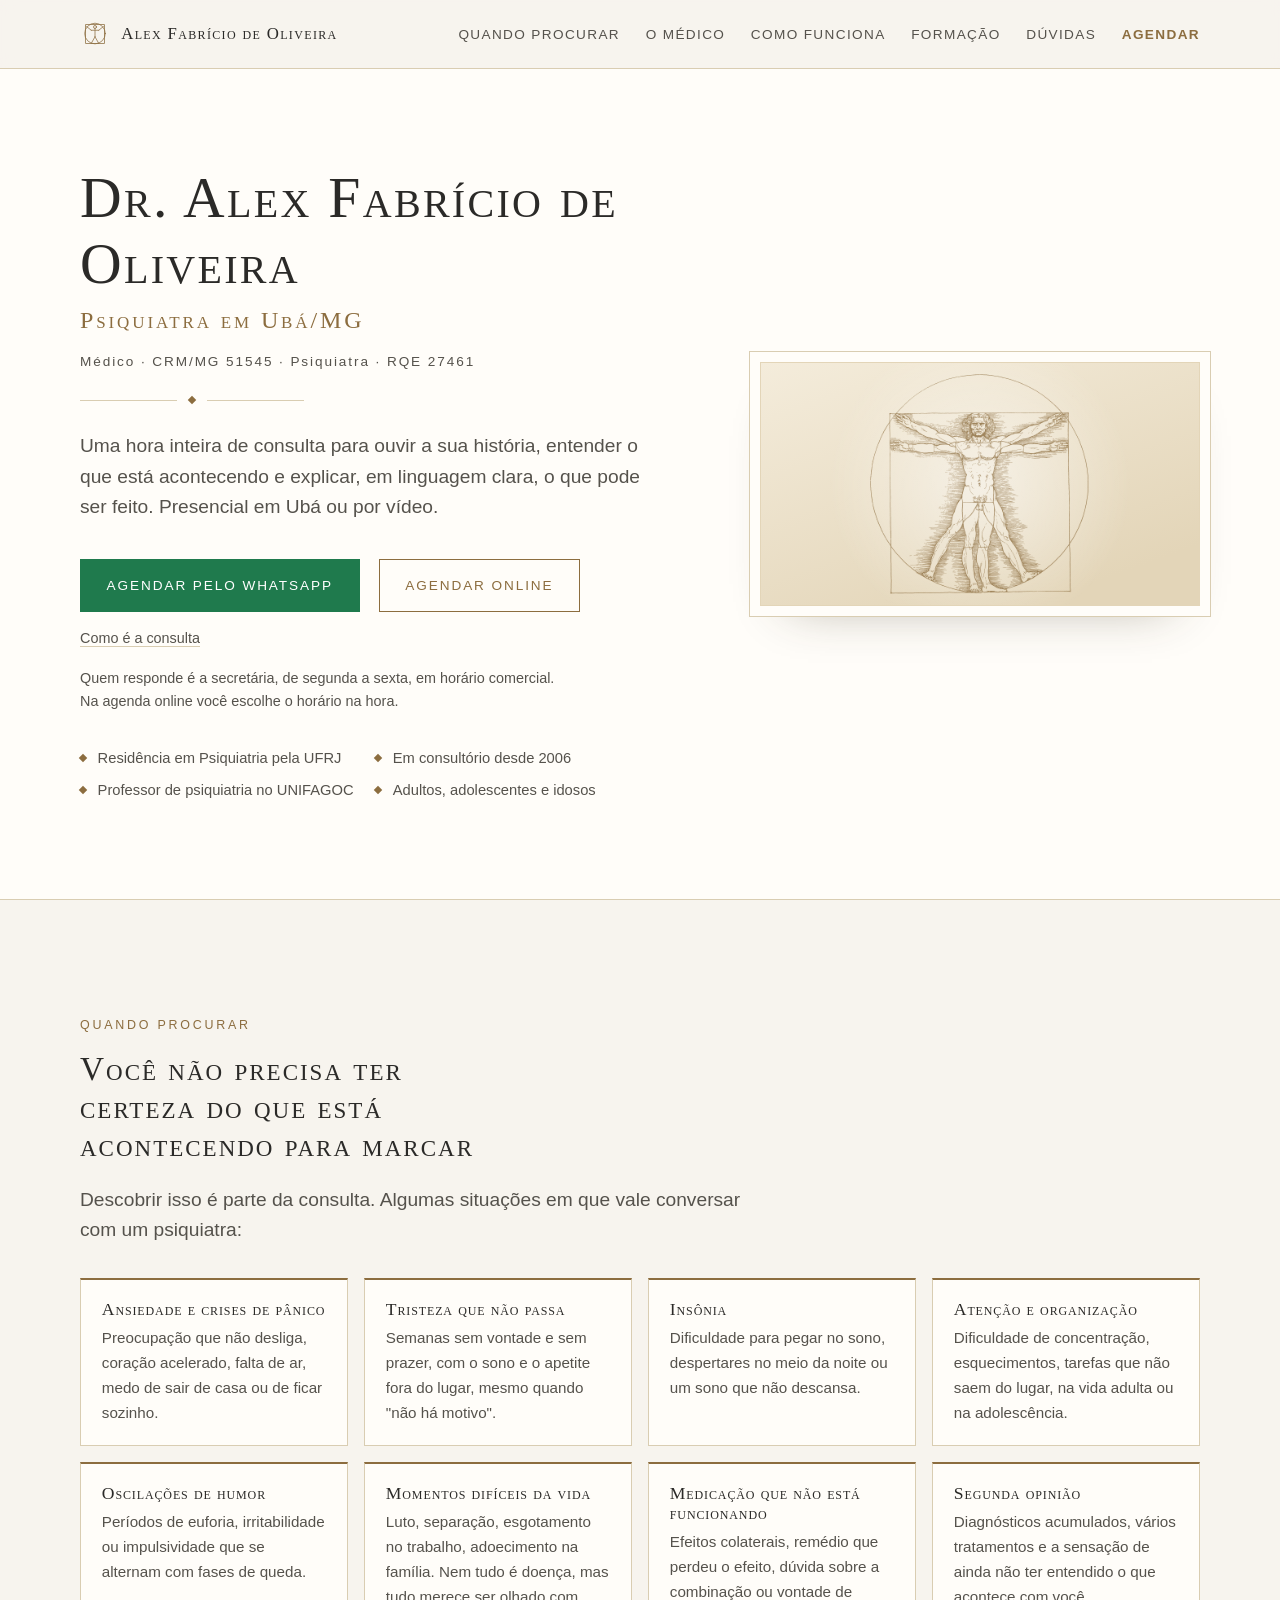
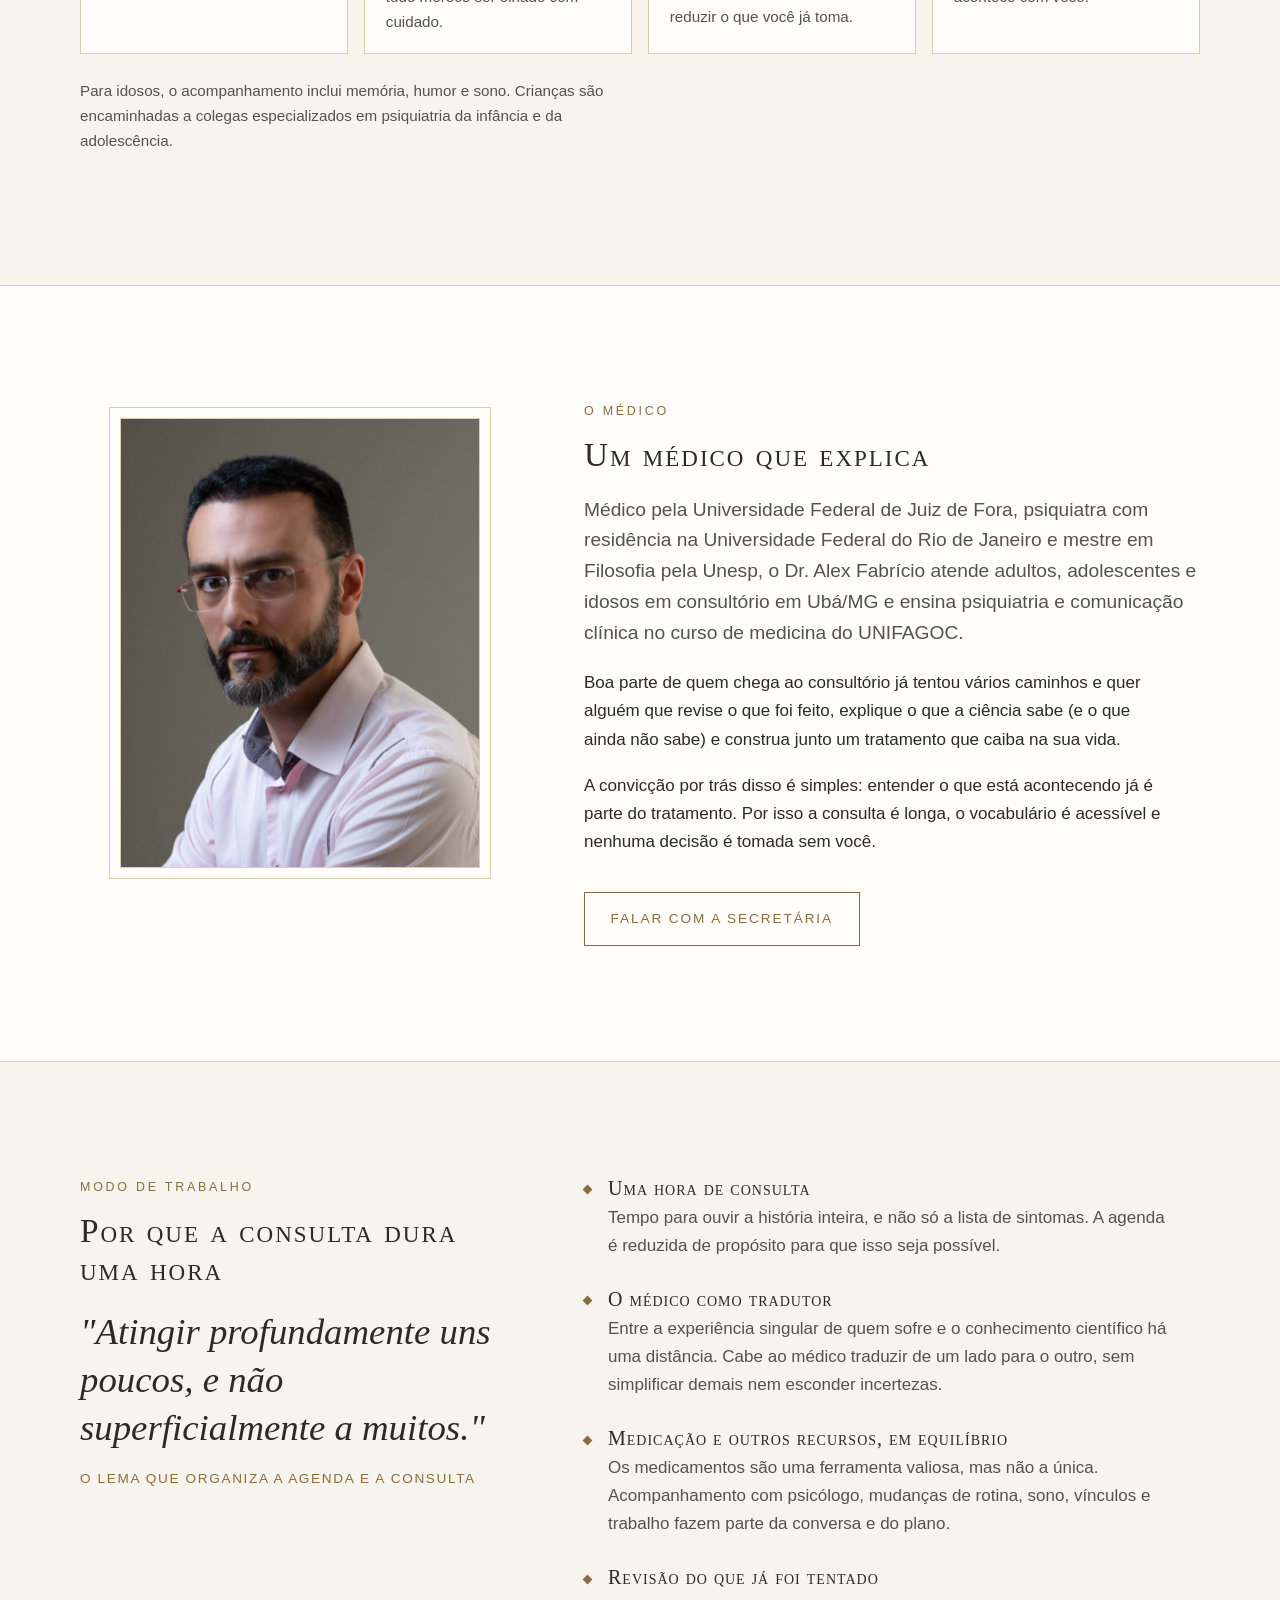
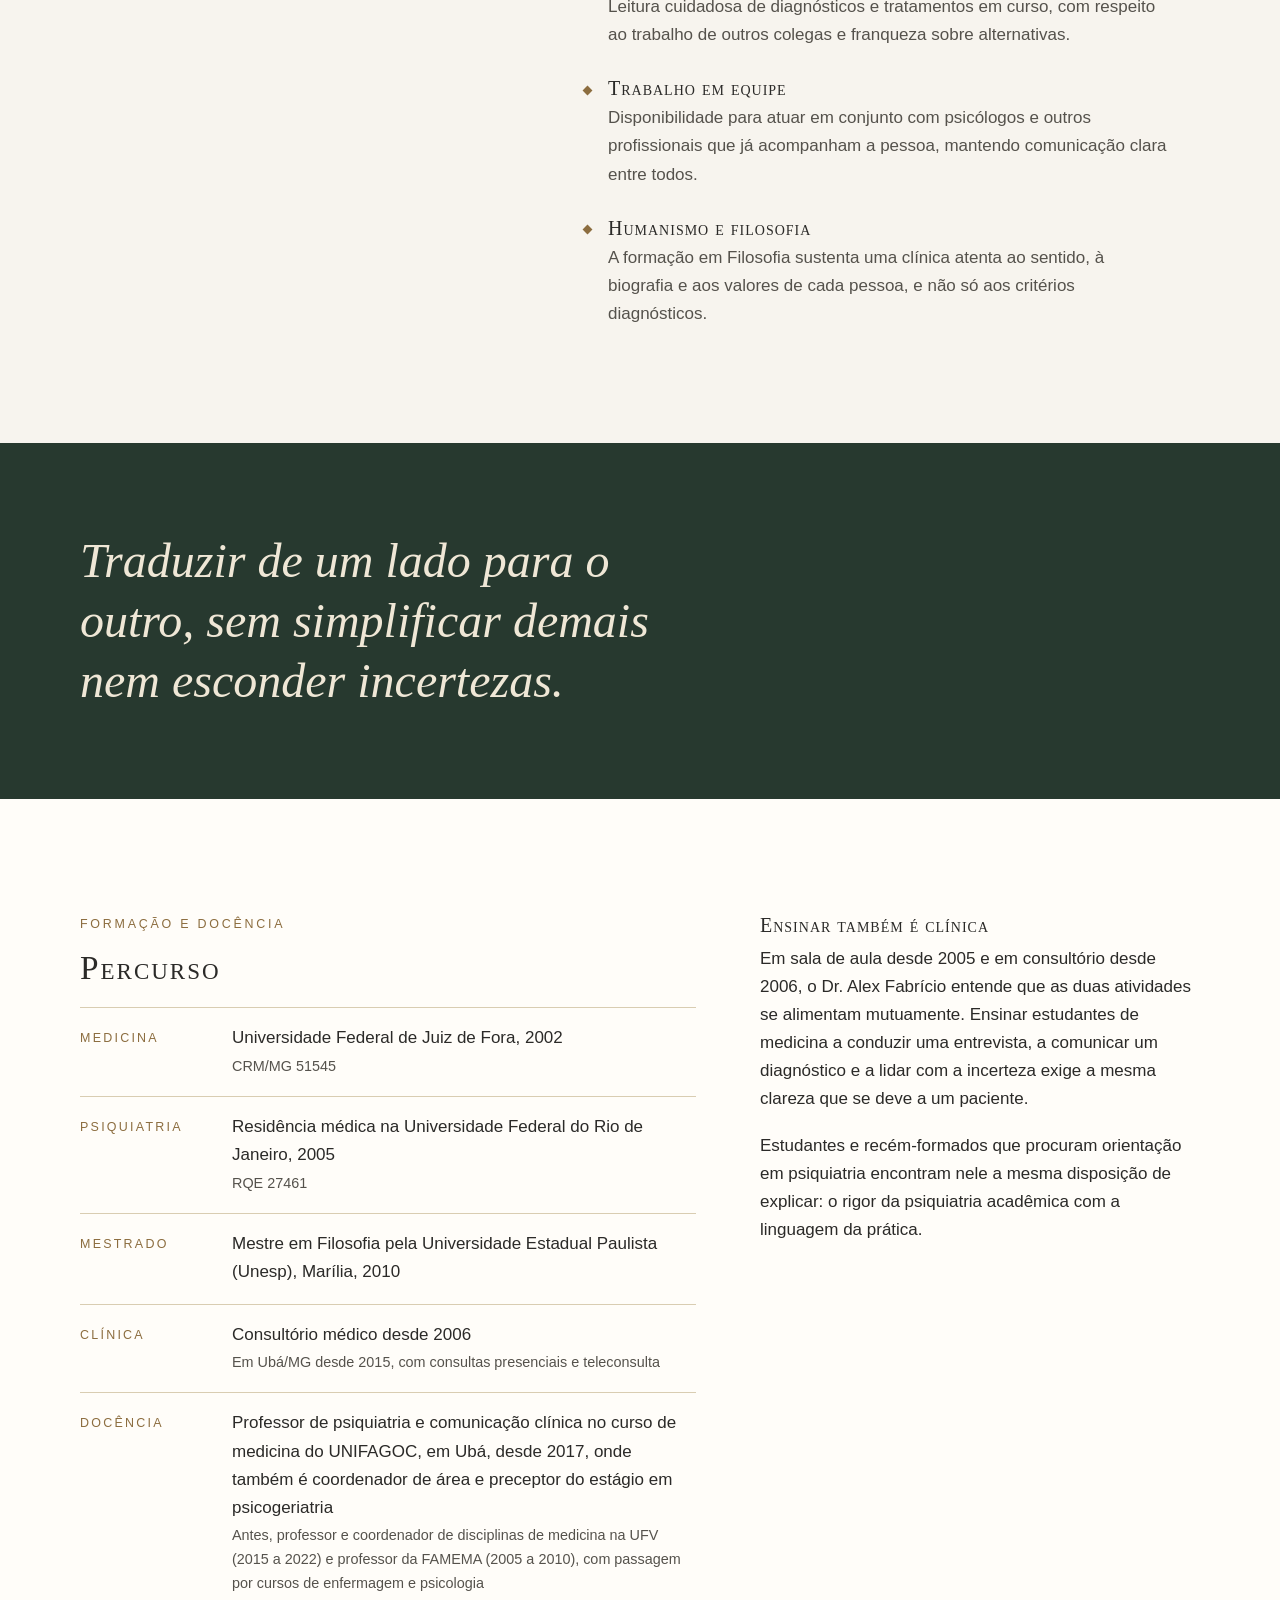
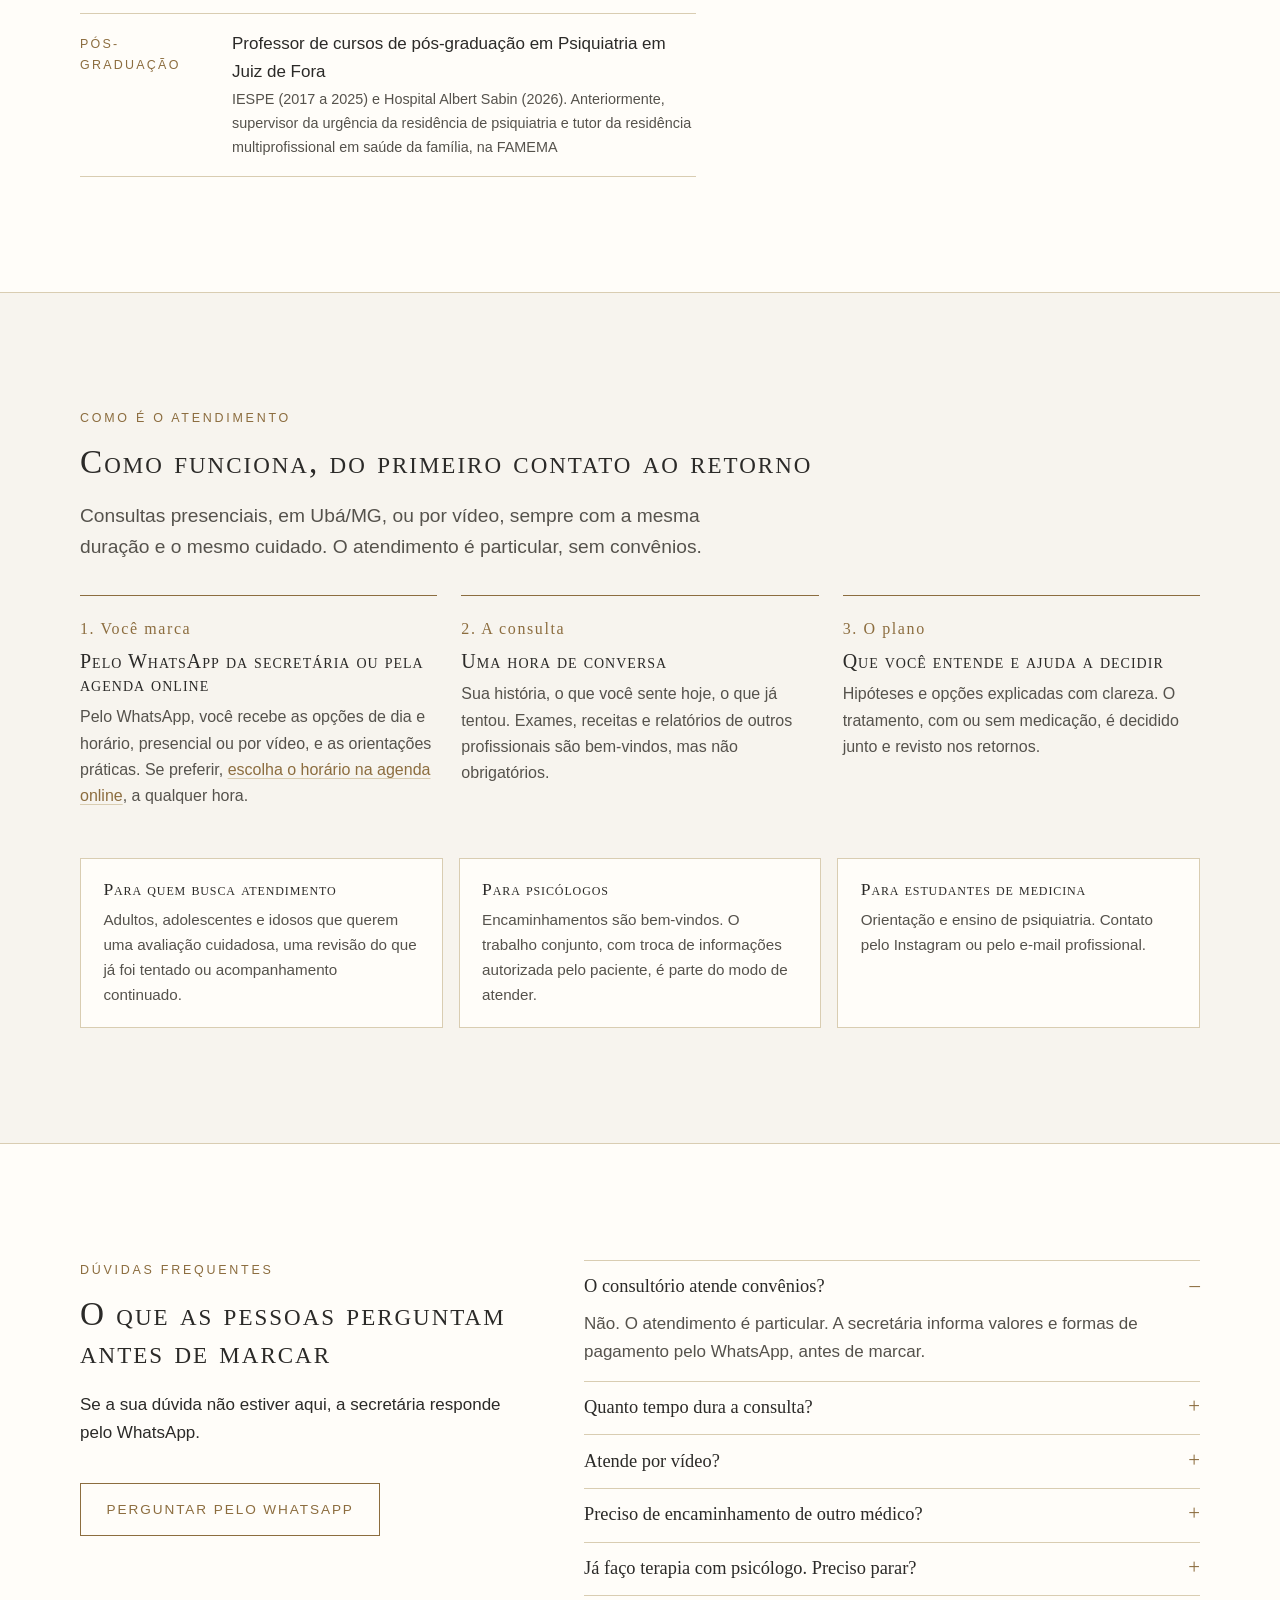
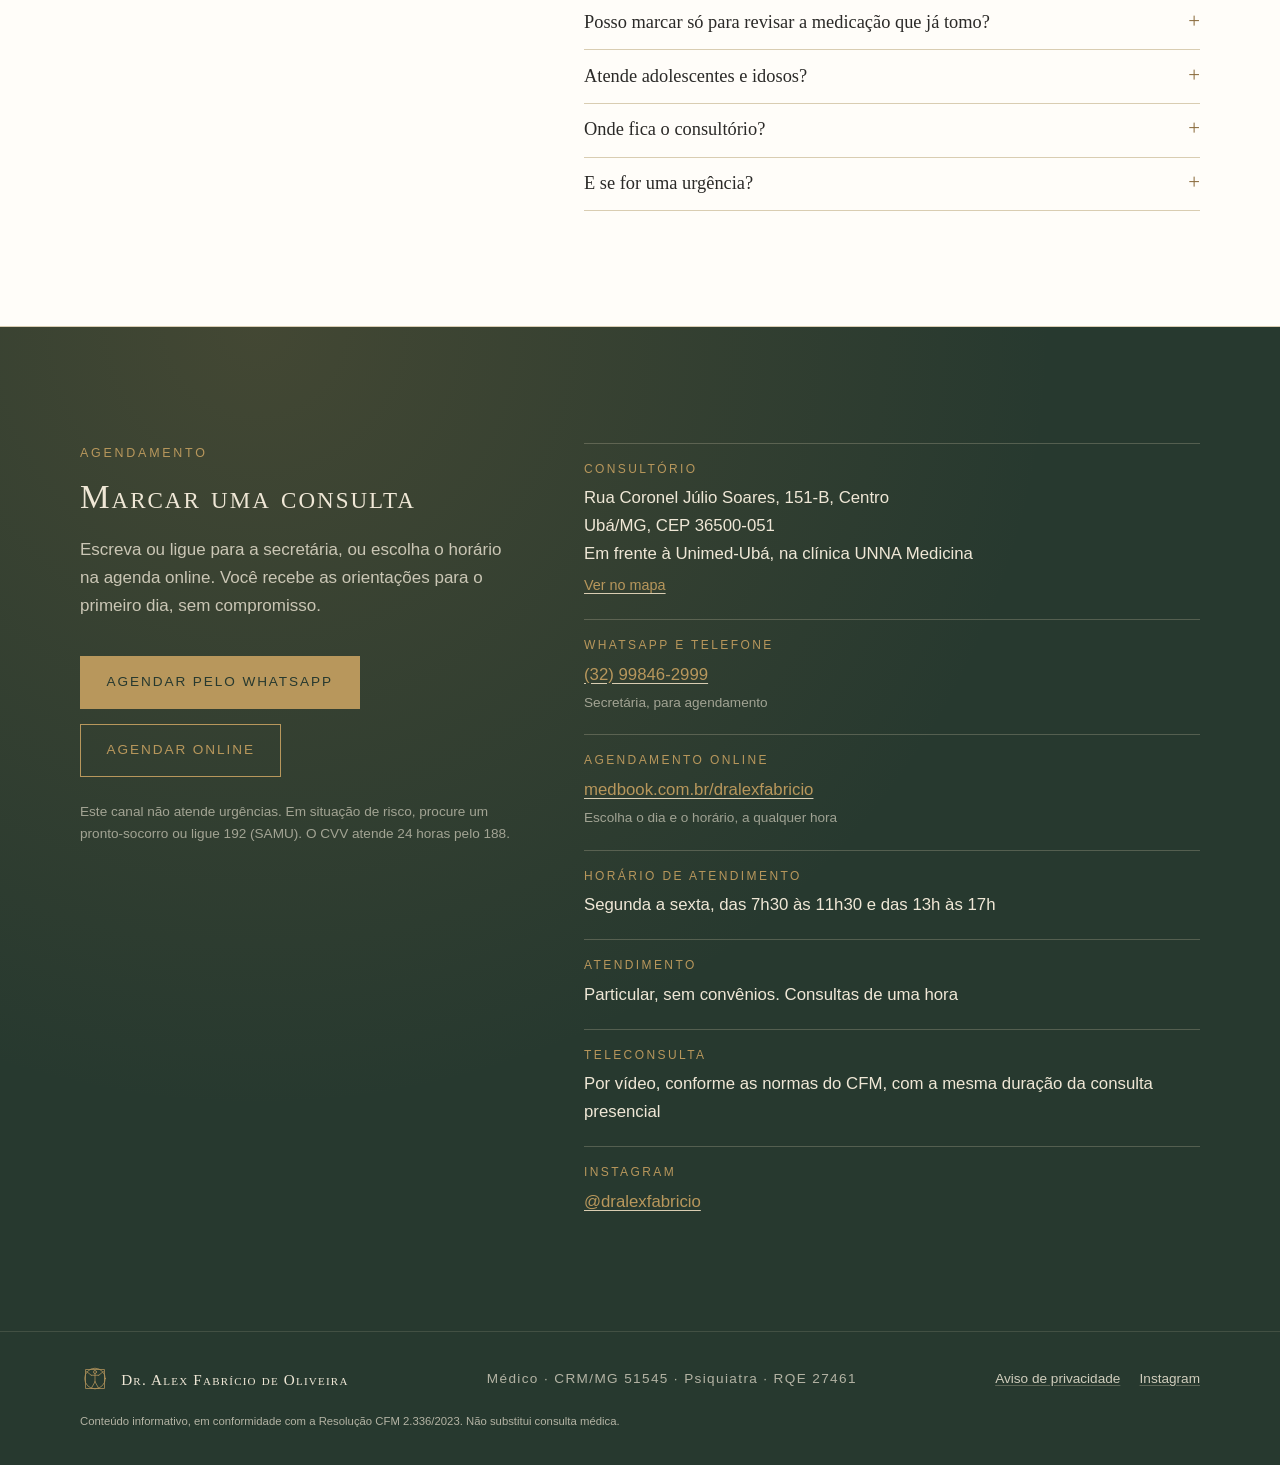
<file: index.html>
<!DOCTYPE html>
<html lang="pt-BR" class="sem-js sem-email">
<head>
  <meta charset="utf-8">
  <meta name="viewport" content="width=device-width, initial-scale=1">
  <title>Psiquiatra em Ubá/MG · Dr. Alex Fabrício de Oliveira</title>

  <meta name="robots" content="index, follow">

  <meta name="description" content="Psiquiatra em Ubá/MG, com consultas de uma hora, presenciais ou por vídeo. Ansiedade, depressão, insônia, revisão de medicação e segunda opinião, para adultos, adolescentes e idosos. Agende pelo WhatsApp da secretária.">
  <meta name="author" content="Dr. Alex Fabrício de Oliveira">
  <meta name="theme-color" content="#f7f4ee">
  <link rel="canonical" href="https://dralexfabricio.com.br/">

  <!-- Open Graph / redes sociais. Substituir og:image por uma foto ou cartão 1200x630 em assets/. -->
  <meta property="og:type" content="website">
  <meta property="og:locale" content="pt_BR">
  <meta property="og:site_name" content="Dr. Alex Fabrício de Oliveira">
  <meta property="og:title" content="Psiquiatra em Ubá/MG · Dr. Alex Fabrício de Oliveira">
  <meta property="og:description" content="Consultas de uma hora, presenciais em Ubá ou por vídeo, para entender o que está acontecendo e decidir o tratamento junto. Agende pelo WhatsApp da secretária.">
  <meta property="og:url" content="https://dralexfabricio.com.br/">
  <meta property="og:image" content="https://dralexfabricio.com.br/assets/og.png">
  <meta property="og:image:width" content="1200">
  <meta property="og:image:height" content="630">
  <meta property="og:image:alt" content="Dr. Alex Fabrício de Oliveira, psiquiatra em Ubá/MG">
  <meta name="twitter:card" content="summary_large_image">
  <meta name="twitter:title" content="Psiquiatra em Ubá/MG · Dr. Alex Fabrício de Oliveira">
  <meta name="twitter:description" content="Consultas de uma hora, presenciais em Ubá ou por vídeo. Agende pelo WhatsApp da secretária.">
  <meta name="twitter:image" content="https://dralexfabricio.com.br/assets/og.png">
  <meta name="geo.region" content="BR-MG">
  <meta name="geo.placename" content="Ubá">

  <link rel="icon" href="favicon.svg" type="image/svg+xml">
  <link rel="stylesheet" href="css/estilo.css">

  <!-- Dados estruturados (schema.org/Physician). Endereço, telefone e horário confirmados pelo médico em 30/08/2026. -->
  <script type="application/ld+json">
{
  "@context": "https://schema.org",
  "@type": "Physician",
  "@id": "https://dralexfabricio.com.br/#medico",
  "name": "Dr. Alex Fabrício de Oliveira",
  "alternateName": "Alex Fabrício de Oliveira",
  "description": "Psiquiatra em Ubá/MG. Consultas de uma hora, presenciais ou por teleconsulta, para adultos, adolescentes e idosos.",
  "url": "https://dralexfabricio.com.br/",
  "image": "https://dralexfabricio.com.br/assets/retrato.jpg",
  "logo": "https://dralexfabricio.com.br/assets/og.png",
  "medicalSpecialty": "Psychiatric",
  "isAcceptingNewPatients": true,
  "identifier": [
    {
      "@type": "PropertyValue",
      "propertyID": "CRM/MG",
      "value": "51545"
    },
    {
      "@type": "PropertyValue",
      "propertyID": "RQE",
      "value": "27461"
    }
  ],
  "alumniOf": [
    {
      "@type": "CollegeOrUniversity",
      "name": "Universidade Federal de Juiz de Fora"
    },
    {
      "@type": "CollegeOrUniversity",
      "name": "Universidade Federal do Rio de Janeiro"
    },
    {
      "@type": "CollegeOrUniversity",
      "name": "Universidade Estadual Paulista"
    }
  ],
  "address": {
    "@type": "PostalAddress",
    "streetAddress": "Rua Coronel Júlio Soares, 151-B, Centro",
    "addressLocality": "Ubá",
    "addressRegion": "MG",
    "postalCode": "36500-051",
    "addressCountry": "BR"
  },
  "hasMap": "https://www.google.com/maps/search/?api=1&query=Rua+Coronel+J%C3%BAlio+Soares%2C+151-B%2C+Centro%2C+Ub%C3%A1+-+MG",
  "areaServed": [
    {
      "@type": "City",
      "name": "Ubá"
    },
    {
      "@type": "State",
      "name": "Minas Gerais"
    }
  ],
  "telephone": "+55 32 99846-2999",
  "contactPoint": {
    "@type": "ContactPoint",
    "telephone": "+55 32 99846-2999",
    "contactType": "appointments",
    "availableLanguage": "Portuguese",
    "areaServed": "BR"
  },
  "openingHoursSpecification": [
    {
      "@type": "OpeningHoursSpecification",
      "dayOfWeek": [
        "Monday",
        "Tuesday",
        "Wednesday",
        "Thursday",
        "Friday"
      ],
      "opens": "07:30",
      "closes": "11:30"
    },
    {
      "@type": "OpeningHoursSpecification",
      "dayOfWeek": [
        "Monday",
        "Tuesday",
        "Wednesday",
        "Thursday",
        "Friday"
      ],
      "opens": "13:00",
      "closes": "17:00"
    }
  ],
  "sameAs": [
    "https://www.instagram.com/dralexfabricio",
    "https://www.facebook.com/dralexfabricio"
  ],
  "knowsAbout": [
    "Psiquiatria",
    "Ansiedade",
    "Depressão",
    "Insônia",
    "Transtorno bipolar",
    "TDAH no adulto",
    "Psiquiatria geriátrica",
    "Psiquiatria do adolescente",
    "Revisão de tratamento psiquiátrico"
  ],
  "availableService": [
    {
      "@type": "MedicalTherapy",
      "name": "Consulta psiquiátrica de uma hora"
    },
    {
      "@type": "MedicalTherapy",
      "name": "Teleconsulta psiquiátrica"
    },
    {
      "@type": "MedicalTherapy",
      "name": "Revisão de tratamento em curso e segunda opinião"
    }
  ],
  "paymentAccepted": "Particular",
  "potentialAction": {
    "@type": "ReserveAction",
    "name": "Agendar consulta online",
    "target": {
      "@type": "EntryPoint",
      "urlTemplate": "https://medbook.com.br/dralexfabricio",
      "actionPlatform": ["http://schema.org/DesktopWebPlatform", "http://schema.org/MobileWebPlatform"]
    }
  }
}
  </script>
  <script type="application/ld+json">
{
  "@context": "https://schema.org",
  "@type": "FAQPage",
  "mainEntity": [
    {
      "@type": "Question",
      "name": "O consultório atende convênios?",
      "acceptedAnswer": {
        "@type": "Answer",
        "text": "Não. O atendimento é particular. A secretária informa valores e formas de pagamento pelo WhatsApp, antes de marcar."
      }
    },
    {
      "@type": "Question",
      "name": "Quanto tempo dura a consulta?",
      "acceptedAnswer": {
        "@type": "Answer",
        "text": "Uma hora, tanto na primeira consulta quanto nos retornos. A agenda é reduzida de propósito, para que esse tempo exista."
      }
    },
    {
      "@type": "Question",
      "name": "Atende por vídeo?",
      "acceptedAnswer": {
        "@type": "Answer",
        "text": "Sim. A teleconsulta segue as normas do CFM e tem a mesma duração da presencial. Serve para a primeira consulta e para os retornos, e ajuda quem mora fora de Ubá ou tem dificuldade de deslocamento."
      }
    },
    {
      "@type": "Question",
      "name": "Preciso de encaminhamento de outro médico?",
      "acceptedAnswer": {
        "@type": "Answer",
        "text": "Não. É só escrever para a secretária. Se você já tem relatórios, exames ou receitas, vale trazer, mas não são obrigatórios."
      }
    },
    {
      "@type": "Question",
      "name": "Já faço terapia com psicólogo. Preciso parar?",
      "acceptedAnswer": {
        "@type": "Answer",
        "text": "Não. O trabalho conjunto com o psicólogo é parte do modo de atender. Com a sua autorização, os dois profissionais trocam informações para que o tratamento siga numa direção só."
      }
    },
    {
      "@type": "Question",
      "name": "Posso marcar só para revisar a medicação que já tomo?",
      "acceptedAnswer": {
        "@type": "Answer",
        "text": "Sim. Revisar um tratamento em curso é uma das razões mais comuns de consulta: remédio que perdeu o efeito, efeitos colaterais, dúvida sobre a combinação ou vontade de reduzir. Leve as receitas atuais."
      }
    },
    {
      "@type": "Question",
      "name": "Atende adolescentes e idosos?",
      "acceptedAnswer": {
        "@type": "Answer",
        "text": "Sim. Adolescentes são atendidos com a participação da família, no que for combinado com eles. Para idosos, o acompanhamento inclui memória, humor e sono. Crianças são encaminhadas a colegas especializados em psiquiatria da infância."
      }
    },
    {
      "@type": "Question",
      "name": "Onde fica o consultório?",
      "acceptedAnswer": {
        "@type": "Answer",
        "text": "Rua Coronel Júlio Soares, 151-B, no Centro de Ubá, em frente à Unimed-Ubá, na clínica UNNA Medicina. Atendimento de segunda a sexta, das 7h30 às 11h30 e das 13h às 17h."
      }
    },
    {
      "@type": "Question",
      "name": "E se for uma urgência?",
      "acceptedAnswer": {
        "@type": "Answer",
        "text": "Este site e o WhatsApp da secretária não atendem urgências. Em situação de risco, procure um pronto-socorro ou ligue 192 (SAMU). O CVV atende 24 horas pelo 188."
      }
    }
  ]
}
  </script>
</head>
<body>
<a class="skip" href="#conteudo">Ir para o conteúdo</a>

<!-- RQE 27461 (Psiquiatria) confirmado em 28/08/2026 no arquivo público do CRM-MG. -->

<header class="topo">
  <div class="container">
    <a class="marca" href="#inicio" aria-label="Início">
      <svg viewBox="0 0 64 64" aria-hidden="true"><g fill="none" stroke="currentColor" stroke-width="1.6" stroke-linecap="round"><circle cx="32" cy="31" r="22"/><rect x="12" y="12" width="40" height="40"/><circle cx="32" cy="17" r="3.2"/><path d="M32 20v18M24 24h16M32 38l-8 14M32 38l8 14M24 24L14 16M40 24l10-8"/></g></svg>
      <span>Alex Fabrício de Oliveira</span>
    </a>
    <button class="nav-toggle" aria-expanded="false" aria-controls="menu">Menu</button>
    <nav class="nav" id="menu" aria-label="Seções do site">
      <ul>
        <li><a href="#quando">Quando procurar</a></li>
        <li><a href="#apresentacao">O médico</a></li>
        <li><a href="#atendimento">Como funciona</a></li>
        <li><a href="#formacao">Formação</a></li>
        <li><a href="#duvidas">Dúvidas</a></li>
        <li><a class="nav-cta" href="#contato">Agendar</a></li>
      </ul>
    </nav>
  </div>
</header>

<main id="conteudo">

  <!-- ================= HERO ================= -->
  <section class="hero" id="inicio" aria-labelledby="titulo">
    <div class="container hero-grade">
      <div class="hero-texto">
        <h1 id="titulo">Dr. Alex Fabrício de Oliveira <span class="titulo-cargo">Psiquiatra em Ubá/MG</span></h1>
        <p class="registro">Médico · CRM/MG 51545 · Psiquiatra · <span data-fill="rqe">RQE 27461</span></p>
        <div class="filete" aria-hidden="true"><span></span></div>
        <p class="lead">Uma hora inteira de consulta para ouvir a sua história, entender o que está acontecendo e explicar, em linguagem clara, o que pode ser feito. Presencial em Ubá ou por vídeo.</p>
        <div class="hero-acoes">
          <a class="botao cheio whats" data-fill="whatsapp" href="https://wa.me/5532998462999?text=Ol%C3%A1%2C%20gostaria%20de%20agendar%20uma%20consulta%20com%20o%20Dr.%20Alex%20Fabr%C3%ADcio." rel="noopener">Agendar pelo WhatsApp</a>
          <a class="botao" data-fill="agendamento" href="https://medbook.com.br/dralexfabricio" rel="noopener">Agendar online</a>
          <a class="link-discreto" href="#atendimento">Como é a consulta</a>
        </div>
        <p class="nota">Quem responde é a secretária, de segunda a sexta, em horário comercial. Na agenda online você escolhe o horário na hora.</p>
        <ul class="confianca" aria-label="Em resumo">
          <li>Residência em Psiquiatria pela UFRJ</li>
          <li>Em consultório desde 2006</li>
          <li>Professor de psiquiatria no UNIFAGOC</li>
          <li>Adultos, adolescentes e idosos</li>
        </ul>
      </div>
      <!-- Identidade do cartão de visita: placa em pergaminho com o homem vitruviano (o fundo preto saiu em 27/10).
           A arte vem do line art da gráfica do Dr. Alex (Projeto/assets/marca/Vitruvian preto.jpg),
           gerada por assets/../../assets/marca/gerar-arte.py. O CSS pinta a máscara, então a cor
           do traço muda no CSS, não no arquivo. Alternativa em ladrilhos: vitruviano-mosaico-mask.webp. -->
      <div class="hero-placa" data-fill="arte">
        <span class="marca-vitruviano" aria-hidden="true"></span>
      </div>
    </div>
  </section>

  <!-- ================= QUANDO PROCURAR ================= -->
  <section class="secao quando" id="quando" aria-labelledby="t-quando">
    <div class="container">
      <div class="revela">
        <span class="eyebrow">Quando procurar</span>
        <h2 id="t-quando">Você não precisa ter certeza do que está acontecendo para marcar</h2>
        <p class="lead">Descobrir isso é parte da consulta. Algumas situações em que vale conversar com um psiquiatra:</p>
      </div>
      <ul class="situacoes revela">
        <li><h3>Ansiedade e crises de pânico</h3><p>Preocupação que não desliga, coração acelerado, falta de ar, medo de sair de casa ou de ficar sozinho.</p></li>
        <li><h3>Tristeza que não passa</h3><p>Semanas sem vontade e sem prazer, com o sono e o apetite fora do lugar, mesmo quando "não há motivo".</p></li>
        <li><h3>Insônia</h3><p>Dificuldade para pegar no sono, despertares no meio da noite ou um sono que não descansa.</p></li>
        <li><h3>Atenção e organização</h3><p>Dificuldade de concentração, esquecimentos, tarefas que não saem do lugar, na vida adulta ou na adolescência.</p></li>
        <li><h3>Oscilações de humor</h3><p>Períodos de euforia, irritabilidade ou impulsividade que se alternam com fases de queda.</p></li>
        <li><h3>Momentos difíceis da vida</h3><p>Luto, separação, esgotamento no trabalho, adoecimento na família. Nem tudo é doença, mas tudo merece ser olhado com cuidado.</p></li>
        <li><h3>Medicação que não está funcionando</h3><p>Efeitos colaterais, remédio que perdeu o efeito, dúvida sobre a combinação ou vontade de reduzir o que você já toma.</p></li>
        <li><h3>Segunda opinião</h3><p>Diagnósticos acumulados, vários tratamentos e a sensação de ainda não ter entendido o que acontece com você.</p></li>
      </ul>
      <p class="quando-nota revela">Para idosos, o acompanhamento inclui memória, humor e sono. Crianças são encaminhadas a colegas especializados em psiquiatria da infância e da adolescência.</p>
    </div>
  </section>

  <!-- ================= APRESENTAÇÃO ================= -->
  <section class="secao apresentacao" id="apresentacao" aria-labelledby="t-apresentacao">
    <div class="container grade-2">
      <figure class="retrato revela" aria-label="Retrato do Dr. Alex Fabrício de Oliveira" data-fill="retrato">
        <!-- Foto atual: assets/estudio/SPA_busto.jpg, recortada em 4:5.
             Para trocar, gerar de novo assets/retrato.jpg (800x1000) e assets/retrato@2x.jpg (1600x2000)
             a partir de outro arquivo de assets/estudio/. Aguardando aprovação do Dr. Alex. -->
        <img src="assets/retrato.jpg" srcset="assets/retrato.jpg 1x, assets/retrato@2x.jpg 2x"
             alt="Dr. Alex Fabrício de Oliveira, psiquiatra, no consultório em Ubá/MG" width="800" height="1000" loading="lazy" decoding="async">
      </figure>
      <div class="revela">
        <span class="eyebrow">O médico</span>
        <h2 id="t-apresentacao">Um médico que explica</h2>
        <p class="lead">Médico pela Universidade Federal de Juiz de Fora, psiquiatra com residência <span data-fill="residencia">na Universidade Federal do Rio de Janeiro</span> e mestre em Filosofia pela Unesp, o Dr. Alex Fabrício atende adultos, adolescentes e idosos em consultório em Ubá/MG e ensina psiquiatria e comunicação clínica <span data-fill="docencia">no curso de medicina do UNIFAGOC</span>.</p>
        <p>Boa parte de quem chega ao consultório já tentou vários caminhos e quer alguém que revise o que foi feito, explique o que a ciência sabe (e o que ainda não sabe) e construa junto um tratamento que caiba na sua vida.</p>
        <p>A convicção por trás disso é simples: entender o que está acontecendo já é parte do tratamento. Por isso a consulta é longa, o vocabulário é acessível e nenhuma decisão é tomada sem você.</p>
        <div class="hero-acoes">
          <a class="botao" data-fill="whatsapp" href="https://wa.me/5532998462999?text=Ol%C3%A1%2C%20gostaria%20de%20agendar%20uma%20consulta%20com%20o%20Dr.%20Alex%20Fabr%C3%ADcio." rel="noopener">Falar com a secretária</a>
        </div>
      </div>
    </div>
  </section>

  <!-- ================= FILOSOFIA ================= -->
  <section class="secao filosofia" id="filosofia" aria-labelledby="t-filosofia">
    <div class="container grade-2">
      <div class="revela">
        <span class="eyebrow">Modo de trabalho</span>
        <h2 id="t-filosofia">Por que a consulta dura uma hora</h2>
        <blockquote class="lema">"Atingir profundamente uns poucos, e não superficialmente a muitos."</blockquote>
        <p class="lema-nota">O lema que organiza a agenda e a consulta</p>
      </div>
      <ul class="principios revela">
        <li>
          <h3>Uma hora de consulta</h3>
          <p>Tempo para ouvir a história inteira, e não só a lista de sintomas. A agenda é reduzida de propósito para que isso seja possível.</p>
        </li>
        <li>
          <h3>O médico como tradutor</h3>
          <p>Entre a experiência singular de quem sofre e o conhecimento científico há uma distância. Cabe ao médico traduzir de um lado para o outro, sem simplificar demais nem esconder incertezas.</p>
        </li>
        <li>
          <h3>Medicação e outros recursos, em equilíbrio</h3>
          <p>Os medicamentos são uma ferramenta valiosa, mas não a única. Acompanhamento com psicólogo, mudanças de rotina, sono, vínculos e trabalho fazem parte da conversa e do plano.</p>
        </li>
        <li>
          <h3>Revisão do que já foi tentado</h3>
          <p>Leitura cuidadosa de diagnósticos e tratamentos em curso, com respeito ao trabalho de outros colegas e franqueza sobre alternativas.</p>
        </li>
        <li>
          <h3>Trabalho em equipe</h3>
          <p>Disponibilidade para atuar em conjunto com psicólogos e outros profissionais que já acompanham a pessoa, mantendo comunicação clara entre todos.</p>
        </li>
        <li>
          <h3>Humanismo e filosofia</h3>
          <p>A formação em Filosofia sustenta uma clínica atenta ao sentido, à biografia e aos valores de cada pessoa, e não só aos critérios diagnósticos.</p>
        </li>
      </ul>
    </div>
  </section>

  <!-- ================= LEMA EM DESTAQUE ================= -->
  <section class="faixa-lema" aria-label="Lema do consultório">
    <div class="container">
      <p class="lema-grande">Traduzir de um lado para o outro, sem simplificar demais nem esconder incertezas.</p>
    </div>
  </section>

  <!-- ================= FORMAÇÃO E DOCÊNCIA ================= -->
  <section class="secao formacao" id="formacao" aria-labelledby="t-formacao">
    <div class="container grade-2 inversa">
      <div class="revela">
        <span class="eyebrow">Formação e docência</span>
        <h2 id="t-formacao">Percurso</h2>
        <ul class="credenciais">
          <li><span class="rotulo">Medicina</span><p class="valor">Universidade Federal de Juiz de Fora, 2002<small>CRM/MG 51545</small></p></li>
          <li><span class="rotulo">Psiquiatria</span><p class="valor">Residência médica na Universidade Federal do Rio de Janeiro, 2005<small><span data-fill="rqe">RQE 27461</span></small></p></li>
          <li><span class="rotulo">Mestrado</span><p class="valor">Mestre em Filosofia pela Universidade Estadual Paulista (Unesp), Marília, 2010</p></li>
          <li><span class="rotulo">Clínica</span><p class="valor">Consultório médico desde 2006<small>Em Ubá/MG desde 2015, com consultas presenciais e teleconsulta</small></p></li>
          <li><span class="rotulo">Docência</span><p class="valor">Professor de psiquiatria e comunicação clínica <span data-fill="docencia">no curso de medicina do UNIFAGOC, em Ubá, desde 2017, onde também é coordenador de área e preceptor do estágio em psicogeriatria</span><small>Antes, professor e coordenador de disciplinas de medicina na UFV (2015 a 2022) e professor da FAMEMA (2005 a 2010), com passagem por cursos de enfermagem e psicologia</small></p></li>
          <li><span class="rotulo">Pós-graduação</span><p class="valor">Professor de cursos de pós-graduação em Psiquiatria em Juiz de Fora<small>IESPE (2017 a 2025) e Hospital Albert Sabin (2026). Anteriormente, supervisor da urgência da residência de psiquiatria e tutor da residência multiprofissional em saúde da família, na FAMEMA</small></p></li>
        </ul>
      </div>
      <div class="revela">
        <h3>Ensinar também é clínica</h3>
        <p>Em sala de aula desde 2005 e em consultório desde 2006, o Dr. Alex Fabrício entende que as duas atividades se alimentam mutuamente. Ensinar estudantes de medicina a conduzir uma entrevista, a comunicar um diagnóstico e a lidar com a incerteza exige a mesma clareza que se deve a um paciente.</p>
        <p>Estudantes e recém-formados que procuram orientação em psiquiatria encontram nele a mesma disposição de explicar: o rigor da psiquiatria acadêmica com a linguagem da prática.</p>
      </div>
    </div>
  </section>

  <!-- ================= ATENDIMENTO ================= -->
  <section class="secao atendimento" id="atendimento" aria-labelledby="t-atendimento">
    <div class="container">
      <div class="revela">
        <span class="eyebrow">Como é o atendimento</span>
        <h2 id="t-atendimento">Como funciona, do primeiro contato ao retorno</h2>
        <p class="lead">Consultas presenciais, em Ubá/MG,<span data-fill="teleconsulta"> ou por vídeo,</span> sempre com a mesma duração e o mesmo cuidado. O atendimento é particular, sem convênios.</p>
      </div>
      <ol class="etapas revela">
        <li><span class="num">1. Você marca</span><h3>Pelo WhatsApp da secretária ou pela agenda online</h3><p>Pelo WhatsApp, você recebe as opções de dia e horário, presencial ou por vídeo, e as orientações práticas. Se preferir, <a data-fill="agendamento" href="https://medbook.com.br/dralexfabricio" rel="noopener">escolha o horário na agenda online</a>, a qualquer hora.</p></li>
        <li><span class="num">2. A consulta</span><h3>Uma hora de conversa</h3><p>Sua história, o que você sente hoje, o que já tentou. Exames, receitas e relatórios de outros profissionais são bem-vindos, mas não obrigatórios.</p></li>
        <li><span class="num">3. O plano</span><h3>Que você entende e ajuda a decidir</h3><p>Hipóteses e opções explicadas com clareza. O tratamento, com ou sem medicação, é decidido junto e revisto nos retornos.</p></li>
      </ol>
      <div class="publicos revela">
        <div><h3>Para quem busca atendimento</h3><p>Adultos, adolescentes e idosos que querem uma avaliação cuidadosa, uma revisão do que já foi tentado ou acompanhamento continuado.</p></div>
        <div><h3>Para psicólogos</h3><p>Encaminhamentos são bem-vindos. O trabalho conjunto, com troca de informações autorizada pelo paciente, é parte do modo de atender.</p></div>
        <div><h3>Para estudantes de medicina</h3><p>Orientação e ensino de psiquiatria. Contato pelo Instagram ou pelo e-mail profissional.</p></div>
      </div>
    </div>
  </section>

  <!-- ================= DÚVIDAS ================= -->
  <section class="secao duvidas" id="duvidas" aria-labelledby="t-duvidas">
    <div class="container grade-2">
      <div class="revela">
        <span class="eyebrow">Dúvidas frequentes</span>
        <h2 id="t-duvidas">O que as pessoas perguntam antes de marcar</h2>
        <p>Se a sua dúvida não estiver aqui, a secretária responde pelo WhatsApp.</p>
        <div class="hero-acoes">
          <a class="botao" data-fill="whatsapp" href="https://wa.me/5532998462999?text=Ol%C3%A1%2C%20gostaria%20de%20agendar%20uma%20consulta%20com%20o%20Dr.%20Alex%20Fabr%C3%ADcio." rel="noopener">Perguntar pelo WhatsApp</a>
        </div>
      </div>
      <div class="faq revela">
        <details open><summary>O consultório atende convênios?</summary><p>Não. O atendimento é particular. A secretária informa valores e formas de pagamento pelo WhatsApp, antes de marcar.</p></details>
        <details><summary>Quanto tempo dura a consulta?</summary><p>Uma hora, tanto na primeira consulta quanto nos retornos. A agenda é reduzida de propósito, para que esse tempo exista.</p></details>
        <details><summary>Atende por vídeo?</summary><p>Sim. A teleconsulta segue as normas do CFM e tem a mesma duração da presencial. Serve para a primeira consulta e para os retornos, e ajuda quem mora fora de Ubá ou tem dificuldade de deslocamento.</p></details>
        <details><summary>Preciso de encaminhamento de outro médico?</summary><p>Não. É só escrever para a secretária. Se você já tem relatórios, exames ou receitas, vale trazer, mas não são obrigatórios.</p></details>
        <details><summary>Já faço terapia com psicólogo. Preciso parar?</summary><p>Não. O trabalho conjunto com o psicólogo é parte do modo de atender. Com a sua autorização, os dois profissionais trocam informações para que o tratamento siga numa direção só.</p></details>
        <details><summary>Posso marcar só para revisar a medicação que já tomo?</summary><p>Sim. Revisar um tratamento em curso é uma das razões mais comuns de consulta: remédio que perdeu o efeito, efeitos colaterais, dúvida sobre a combinação ou vontade de reduzir. Leve as receitas atuais.</p></details>
        <details><summary>Atende adolescentes e idosos?</summary><p>Sim. Adolescentes são atendidos com a participação da família, no que for combinado com eles. Para idosos, o acompanhamento inclui memória, humor e sono. Crianças são encaminhadas a colegas especializados em psiquiatria da infância.</p></details>
        <details><summary>Onde fica o consultório?</summary><p>Rua Coronel Júlio Soares, 151-B, no Centro de Ubá, em frente à Unimed-Ubá, na clínica UNNA Medicina. Atendimento de segunda a sexta, das 7h30 às 11h30 e das 13h às 17h.</p></details>
        <details><summary>E se for uma urgência?</summary><p>Este site e o WhatsApp da secretária não atendem urgências. Em situação de risco, procure um pronto-socorro ou ligue 192 (SAMU). O CVV atende 24 horas pelo 188.</p></details>
      </div>
    </div>
  </section>

  <!-- ================= CONTATO ================= -->
  <section class="secao contato" id="contato" aria-labelledby="t-contato">
    <div class="container grade-2">
      <div class="revela">
        <span class="eyebrow">Agendamento</span>
        <h2 id="t-contato">Marcar uma consulta</h2>
        <p>Escreva ou ligue para a secretária, ou escolha o horário na agenda online. Você recebe as orientações para o primeiro dia, sem compromisso.</p>
        <div class="hero-acoes">
          <!-- WhatsApp da secretária para agendamento: (32) 99846-2999 -->
          <a class="botao cheio whats" data-fill="whatsapp" href="https://wa.me/5532998462999?text=Ol%C3%A1%2C%20gostaria%20de%20agendar%20uma%20consulta%20com%20o%20Dr.%20Alex%20Fabr%C3%ADcio." rel="noopener">Agendar pelo WhatsApp</a>
          <a class="botao" data-fill="agendamento" href="https://medbook.com.br/dralexfabricio" rel="noopener">Agendar online</a>
          <a class="botao so-com-email" href="mailto:contato@dralexfabricio.com.br">Escrever e-mail</a>
        </div>
        <p class="aviso">Este canal não atende urgências. Em situação de risco, procure um pronto-socorro ou ligue 192 (SAMU). O CVV atende 24 horas pelo 188.</p>
      </div>
      <ul class="dados revela">
        <li><span class="rotulo">Consultório</span><span class="valor" data-fill="endereco">Rua Coronel Júlio Soares, 151-B, Centro<br>Ubá/MG, CEP 36500-051<br>Em frente à Unimed-Ubá, na clínica UNNA Medicina<br><a class="mapa" href="https://www.google.com/maps/search/?api=1&query=Rua+Coronel+J%C3%BAlio+Soares%2C+151-B%2C+Centro%2C+Ub%C3%A1+-+MG" rel="noopener">Ver no mapa</a></span></li>
        <li><span class="rotulo">WhatsApp e telefone</span><span class="valor" data-fill="telefone"><a href="tel:+5532998462999">(32) 99846-2999</a><br><small>Secretária, para agendamento</small></span></li>
        <li><span class="rotulo">Agendamento online</span><span class="valor"><a data-fill="agendamento" href="https://medbook.com.br/dralexfabricio" rel="noopener">medbook.com.br/dralexfabricio</a><br><small>Escolha o dia e o horário, a qualquer hora</small></span></li>
        <li><span class="rotulo">Horário de atendimento</span><span class="valor" data-fill="horario">Segunda a sexta, das 7h30 às 11h30 e das 13h às 17h</span></li>
        <li><span class="rotulo">Atendimento</span><span class="valor">Particular, sem convênios. Consultas de uma hora</span></li>
        <li class="so-com-email"><span class="rotulo">E-mail</span><span class="valor"><a data-fill="email" href="mailto:contato@dralexfabricio.com.br">contato@dralexfabricio.com.br</a></span></li>
        <li data-fill="teleconsulta"><span class="rotulo">Teleconsulta</span><span class="valor">Por vídeo, conforme as normas do CFM, com a mesma duração da consulta presencial</span></li>
        <li><span class="rotulo">Instagram</span><span class="valor"><a href="https://www.instagram.com/dralexfabricio" rel="noopener">@dralexfabricio</a></span></li>
      </ul>
    </div>
  </section>
  <a class="cta-fixa" data-fill="whatsapp" href="https://wa.me/5532998462999?text=Ol%C3%A1%2C%20gostaria%20de%20agendar%20uma%20consulta%20com%20o%20Dr.%20Alex%20Fabr%C3%ADcio." rel="noopener">Agendar pelo WhatsApp</a>
</main>

<footer class="rodape">
  <div class="container">
    <a class="marca" href="#inicio">
      <svg viewBox="0 0 64 64" aria-hidden="true"><g fill="none" stroke="currentColor" stroke-width="1.6" stroke-linecap="round"><circle cx="32" cy="31" r="22"/><rect x="12" y="12" width="40" height="40"/><circle cx="32" cy="17" r="3.2"/><path d="M32 20v18M24 24h16M32 38l-8 14M32 38l8 14M24 24L14 16M40 24l10-8"/></g></svg>
      <span>Dr. Alex Fabrício de Oliveira</span>
    </a>
    <p class="registro">Médico · CRM/MG 51545 · Psiquiatra · <span data-fill="rqe">RQE 27461</span></p>
    <ul>
      <li><a href="privacidade.html">Aviso de privacidade</a></li>
      <li><a href="https://www.instagram.com/dralexfabricio" rel="noopener">Instagram</a></li>
      <li class="so-com-email"><a href="mailto:contato@dralexfabricio.com.br">E-mail</a></li>
    </ul>
    <p><small>Conteúdo informativo, em conformidade com a Resolução CFM 2.336/2023. Não substitui consulta médica.</small></p>
  </div>
</footer>

<script>
  document.documentElement.classList.remove('sem-js');
  // Menu no celular
  var btn = document.querySelector('.nav-toggle'), nav = document.getElementById('menu');
  if (btn && nav) {
    btn.addEventListener('click', function () {
      var aberto = nav.getAttribute('data-aberto') === 'true';
      nav.setAttribute('data-aberto', String(!aberto));
      btn.setAttribute('aria-expanded', String(!aberto));
    });
    nav.addEventListener('click', function (e) { if (e.target.tagName === 'A') { nav.setAttribute('data-aberto', 'false'); btn.setAttribute('aria-expanded', 'false'); } });
  }
  // Revelação suave ao rolar
  var itens = document.querySelectorAll('.revela');
  if ('IntersectionObserver' in window && !matchMedia('(prefers-reduced-motion: reduce)').matches) {
    var io = new IntersectionObserver(function (es) { es.forEach(function (e) { if (e.isIntersecting) { e.target.classList.add('visivel'); io.unobserve(e.target); } }); }, { rootMargin: '0px 0px 0px 0px', threshold: 0 });
    itens.forEach(function (el) { io.observe(el); });
    setTimeout(function () { itens.forEach(function (el) { el.classList.add('visivel'); }); }, 2500);
  } else { itens.forEach(function (el) { el.classList.add('visivel'); }); }
</script>
</body>
</html>
</file>
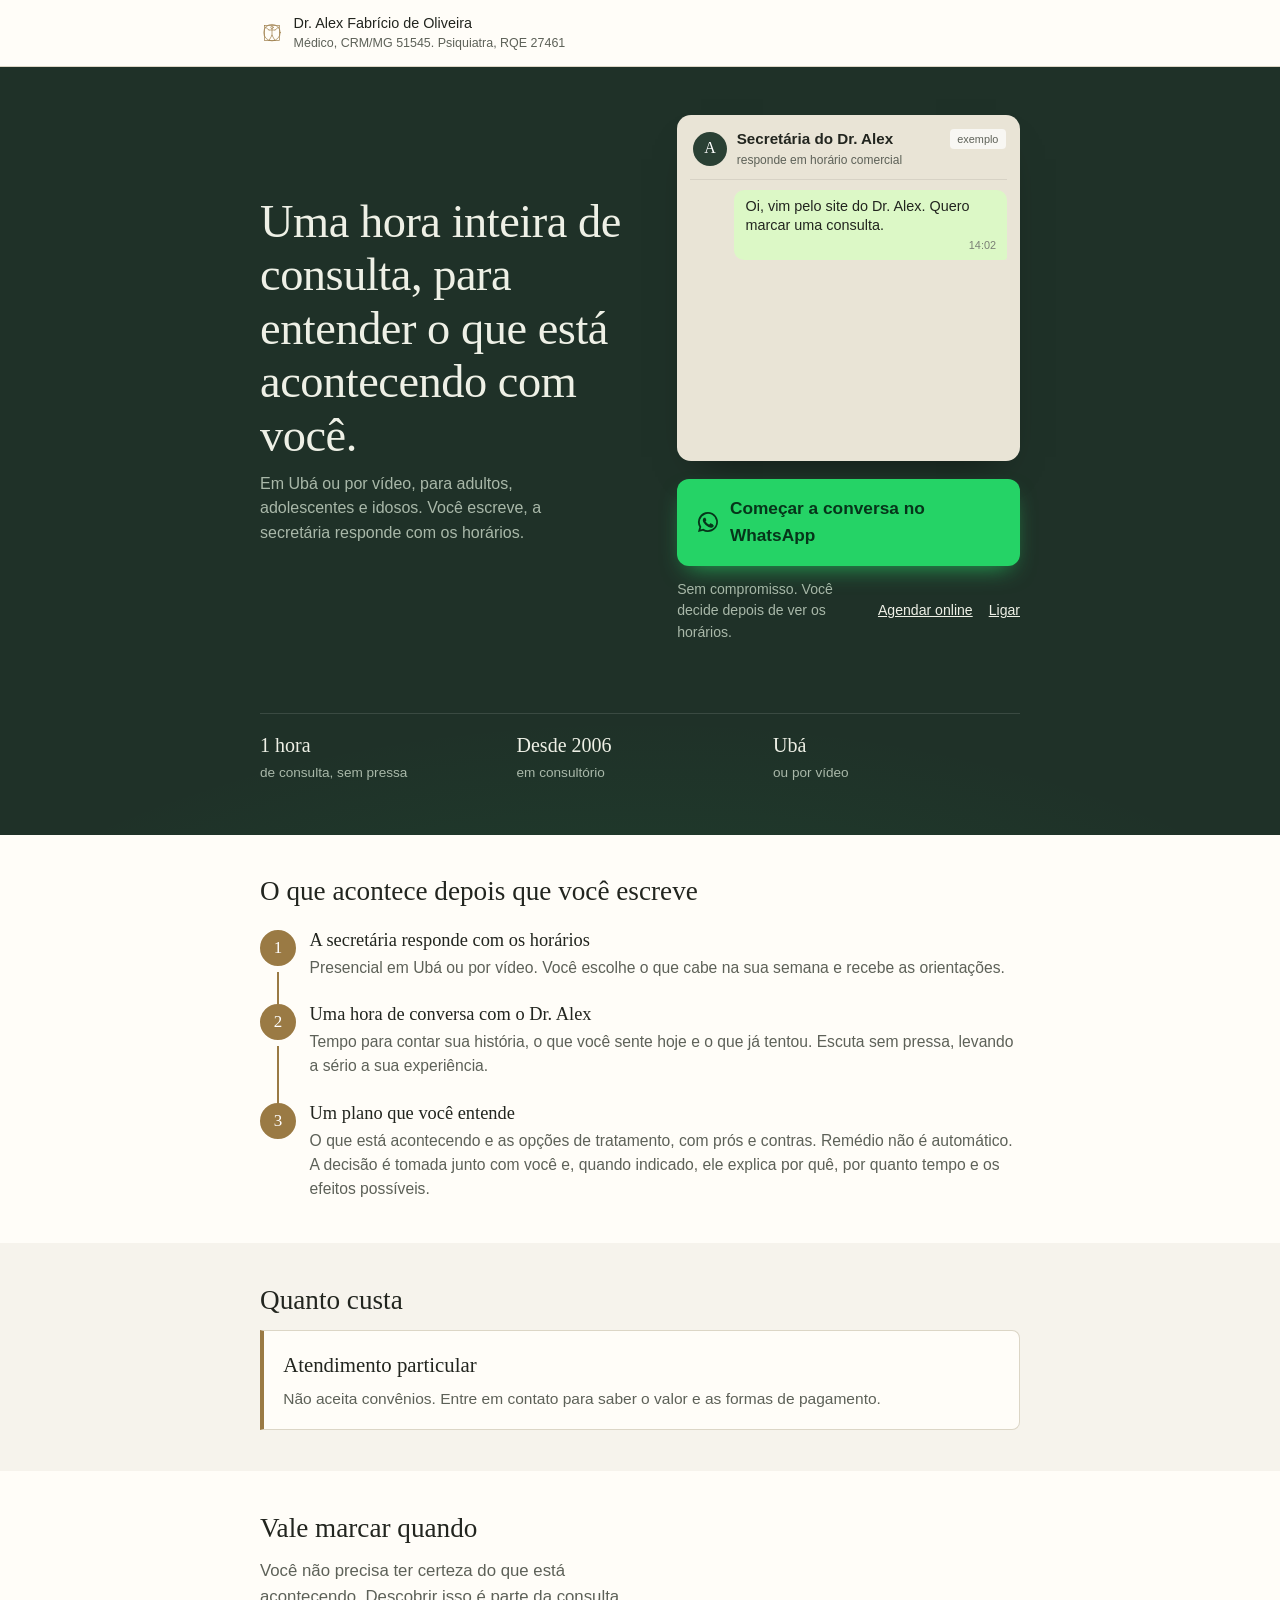
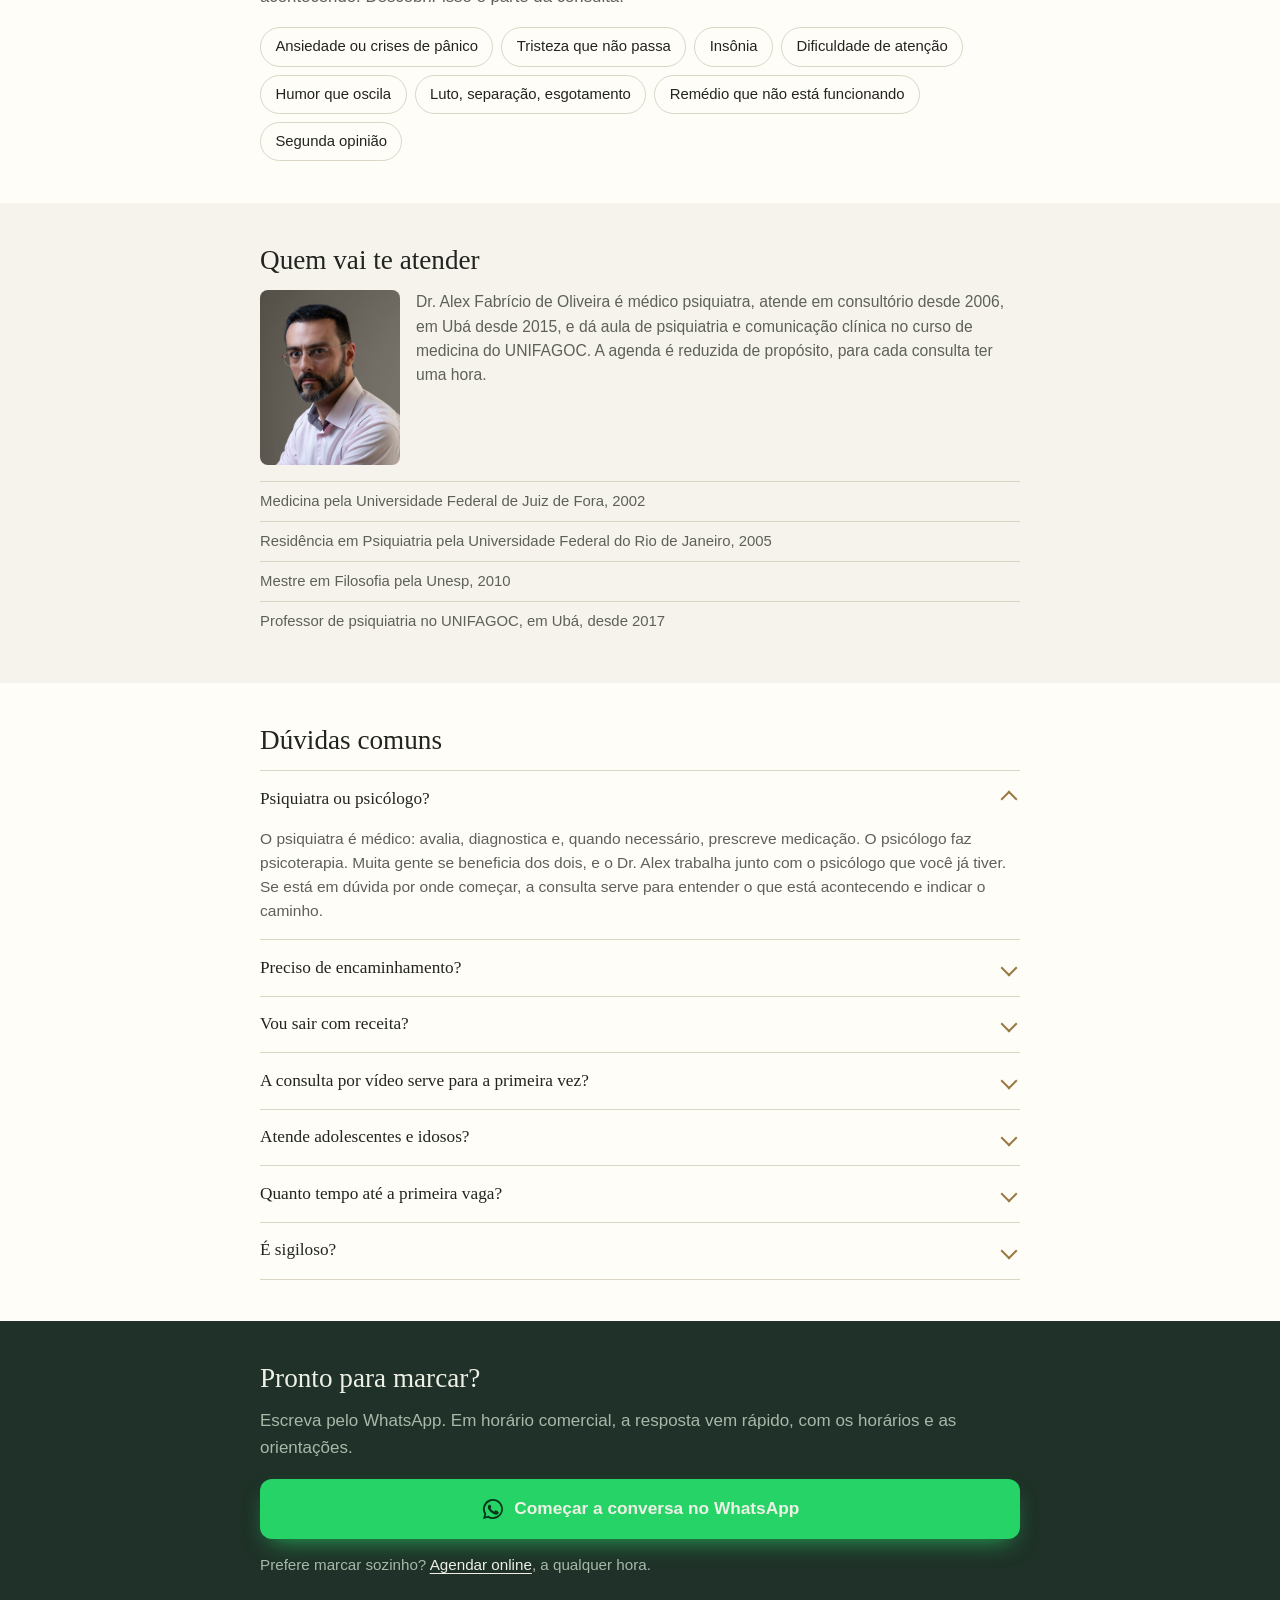
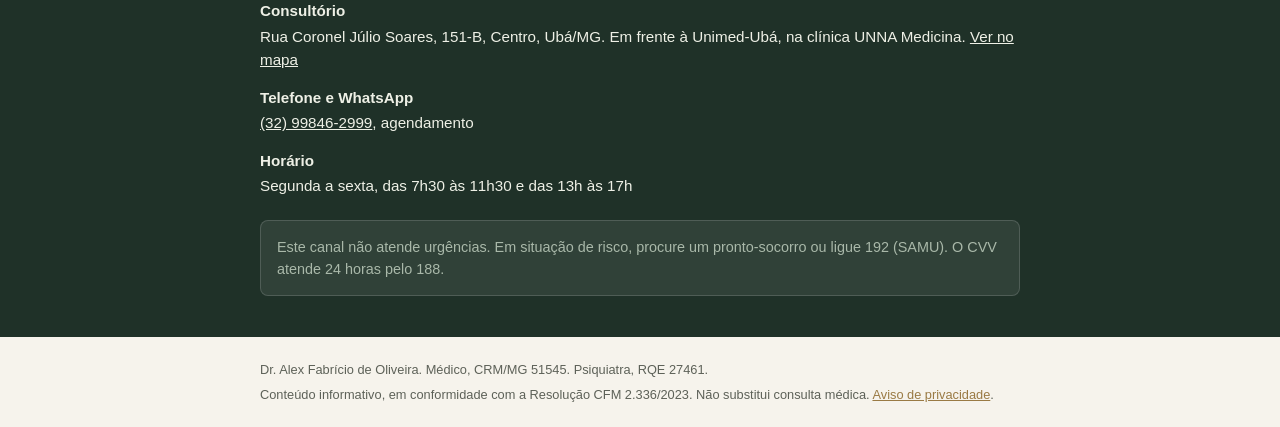
<file: consulta/index.html>
<!DOCTYPE html>
<html lang="pt-BR">
<head>
  <meta charset="utf-8">
  <meta name="viewport" content="width=device-width, initial-scale=1">
  <title>Psiquiatra em Ubá/MG · Consulta de 1 hora · Dr. Alex Fabrício de Oliveira</title>
  <meta name="description" content="Psiquiatra em Ubá/MG. Consulta particular de uma hora, presencial ou por vídeo, para adultos, adolescentes e idosos. Escreva para a secretária no WhatsApp e receba os horários.">
  <meta name="robots" content="index, follow">
  <link rel="canonical" href="https://dralexfabricio.com.br/consulta/">
  <meta name="theme-color" content="#fffdf8">
  <meta property="og:type" content="website">
  <meta property="og:locale" content="pt_BR">
  <meta property="og:title" content="Psiquiatra em Ubá/MG · Consulta de 1 hora">
  <meta property="og:description" content="Dr. Alex Fabrício de Oliveira, médico, CRM/MG 51545, psiquiatra, RQE 27461. Presencial em Ubá ou por vídeo. Escreva para a secretária no WhatsApp.">
  <meta property="og:url" content="https://dralexfabricio.com.br/consulta/">
  <meta property="og:image" content="https://dralexfabricio.com.br/assets/og.png">
  <link rel="icon" href="../favicon.svg" type="image/svg+xml">
  <!--
    Página de destino dos anúncios do Google (fundo de funil: "psiquiatra em Ubá", cidades vizinhas, "psiquiatra online").
    Mobile first. Uma ação: WhatsApp da secretária. O herói mostra uma conversa de exemplo que se escreve sozinha.
    Cidade no título por ?cidade=slug (lista CIDADES no script). data-conv nos links para a tag do Google Ads.
    Res. CFM 2.336/2023: nome + médico + CRM + psiquiatra + RQE; sem promessa, superlativo ou depoimento.
    Nenhum dado de saúde em URL, tag ou servidor. prefers-reduced-motion respeitado.
  -->
  <style>
    :root{
      --verde:#1f3128;--verde-2:#2a4034;--verde-texto:#eef0e6;--verde-mudo:#a9b8a9;
      --creme:#f6f3ec;--branco:#fffdf8;--tinta:#22251f;--cinza:#5d6158;--linha:#dcd6c6;
      --ouro:#9a7a44;--whats:#25d366;--whats-escuro:#128c4a;--bolha:#dcf8c6;
      --serif:Georgia,"Times New Roman",serif;--sans:-apple-system,BlinkMacSystemFont,"Segoe UI",Roboto,"Helvetica Neue",Arial,sans-serif;
    }
    *{box-sizing:border-box}
    html{-webkit-text-size-adjust:100%;scroll-behavior:smooth}
    body{margin:0;background:var(--creme);color:var(--tinta);font:17px/1.55 var(--sans);-webkit-font-smoothing:antialiased;padding-bottom:5rem}
    img{max-width:100%;display:block}
    a{color:var(--ouro)}
    :focus-visible{outline:3px solid var(--whats);outline-offset:3px;border-radius:4px}
    .c{width:min(100% - 2.25rem,680px);margin-inline:auto}
    h1,h2,h3{font-family:var(--serif);font-weight:400;margin:0;line-height:1.15}
    h2{font-size:1.7rem;margin-bottom:.9rem}
    h3{font-size:1.15rem;margin-bottom:.3rem}
    p{margin:0 0 1em}

    /* ---------- topo ---------- */
    .topo{background:var(--branco);color:var(--tinta);padding:.75rem 0;border-bottom:1px solid var(--linha)}
    .topo .c{display:flex;align-items:center;gap:.6rem;font-size:.9rem}
    .topo svg{width:24px;height:24px;color:var(--ouro);flex:none}
    .topo small{display:block;color:var(--cinza);font-size:.78rem}

    /* ---------- herói ---------- */
    .hero{background:var(--verde);color:var(--verde-texto);padding:1.5rem 0 2rem;position:relative;overflow:hidden}
    .hero::after{content:"";position:absolute;inset:auto -20% -40% -20%;height:60%;background:radial-gradient(ellipse at 50% 100%,rgba(37,211,102,.14),transparent 65%);pointer-events:none}
    .hero .c{position:relative;z-index:1}
    .hero h1{font-size:clamp(1.8rem,7.2vw,2.9rem);letter-spacing:-.01em;margin-bottom:.6rem}
    .hero .sub{font-size:1rem;color:var(--verde-mudo);max-width:36ch;margin-bottom:1.1rem}

    /* conversa de exemplo */
    .chat{background:#e9e4d6;border-radius:14px;padding:.8rem .8rem .6rem;box-shadow:0 20px 40px -24px rgba(0,0,0,.6);position:relative}
    .chat .cab{display:flex;align-items:center;gap:.6rem;padding:0 .2rem .6rem;border-bottom:1px solid rgba(0,0,0,.08);margin-bottom:.6rem;color:var(--tinta)}
    .chat .cab .av{width:34px;height:34px;border-radius:50%;background:var(--verde-2);color:#fff;display:grid;place-items:center;font-family:var(--serif);font-size:1rem;flex:none}
    .chat .cab b{display:block;font-size:.95rem;font-weight:600}
    .chat .cab small{display:block;font-size:.75rem;color:var(--cinza)}
    .chat .ex{position:absolute;right:.9rem;top:.9rem;font-size:.68rem;color:var(--cinza);background:rgba(255,255,255,.7);padding:.1rem .45rem;border-radius:4px}
    .fio{display:flex;flex-direction:column;gap:.4rem;min-height:9.6rem}
    .b{max-width:86%;padding:.45rem .7rem;border-radius:10px;font-size:.9rem;line-height:1.35;color:var(--tinta);background:#fff;align-self:flex-start;border-bottom-left-radius:3px;opacity:0;transform:translateY(8px);transition:opacity .35s ease,transform .35s ease}
    .b.eu{background:var(--bolha);align-self:flex-end;border-bottom-left-radius:10px;border-bottom-right-radius:3px}
    .b.on{opacity:1;transform:none}
    .b time{display:block;font-size:.68rem;color:#7a7f75;text-align:right;margin-top:.15rem}
    .dig{align-self:flex-start;background:#fff;border-radius:10px;padding:.6rem .8rem;display:none;gap:.25rem}
    .dig.on{display:flex}
    .dig i{width:7px;height:7px;border-radius:50%;background:#9aa094;animation:pt 1s infinite ease-in-out}
    .dig i:nth-child(2){animation-delay:.15s}.dig i:nth-child(3){animation-delay:.3s}
    @keyframes pt{0%,80%,100%{transform:translateY(0);opacity:.5}40%{transform:translateY(-4px);opacity:1}}

    /* botão principal */
    .cta{display:flex;align-items:center;justify-content:center;gap:.6rem;background:var(--whats);color:#06351a;text-decoration:none;font-weight:700;font-size:1.08rem;padding:1.05rem 1.2rem;border-radius:12px;margin-top:1.1rem;position:relative;box-shadow:0 10px 24px -10px rgba(37,211,102,.8);transition:transform .15s ease}
    .cta:active{transform:scale(.98)}
    .cta svg{width:24px;height:24px;fill:#06351a;flex:none}
    .cta.pulsa::before{content:"";position:absolute;inset:-4px;border-radius:16px;border:2px solid var(--whats);animation:anel 2.4s ease-out 2;pointer-events:none}
    @keyframes anel{0%{opacity:.9;transform:scale(1)}100%{opacity:0;transform:scale(1.08)}}
    .sec{display:flex;justify-content:space-between;align-items:center;gap:1rem;margin-top:.8rem;font-size:.88rem;color:var(--verde-mudo)}
    .sec a{color:var(--verde-texto)}
    .sec-links{display:flex;gap:1rem;flex:none}
    .agenda-online{margin:.9rem 0 0;font-size:.95rem;color:var(--verde-mudo)}
    .agenda-online a{color:var(--verde-texto);text-decoration:underline;text-underline-offset:3px}
    .fatos{list-style:none;margin:1.8rem 0 0;padding:1rem 0 0;border-top:1px solid rgba(255,255,255,.12);display:grid;grid-template-columns:repeat(3,1fr);gap:.6rem;font-size:.85rem;color:var(--verde-mudo)}
    .fatos b{display:block;font-family:var(--serif);font-weight:400;font-size:1.25rem;color:var(--verde-texto);margin-bottom:.1rem}

    /* ---------- seções ---------- */
    section{padding:2.6rem 0}
    .branco{background:var(--branco)}
    .lead{font-size:1.05rem;color:var(--cinza);max-width:40ch}

    .passos{list-style:none;margin:1.4rem 0 0;padding:0}
    .passos li{position:relative;padding:0 0 1.5rem 3.1rem}
    .passos li:last-child{padding-bottom:0}
    .passos li:not(:last-child)::before{content:"";position:absolute;left:17px;top:42px;height:calc(100% - 42px);width:2px;background:var(--linha)}
    .passos li:not(:last-child)::after{content:"";position:absolute;left:17px;top:42px;height:0;width:2px;background:var(--ouro);transition:height .7s ease}
    .passos.on li:not(:last-child)::after{height:calc(100% - 42px)}
    .passos.on li:nth-child(2)::after{transition-delay:.7s}
    .passos .n{position:absolute;left:0;top:0;width:36px;height:36px;border-radius:50%;background:var(--branco);border:2px solid var(--linha);display:grid;place-items:center;font-family:var(--serif);color:var(--ouro);transition:border-color .4s,background .4s,color .4s}
    .passos.on .n{border-color:var(--ouro);background:var(--ouro);color:#fff}
    .passos.on li:nth-child(2) .n{transition-delay:.7s}.passos.on li:nth-child(3) .n{transition-delay:1.4s}
    .passos p{margin:0;color:var(--cinza);font-size:.98rem}

    .preco{background:var(--branco);border:1px solid var(--linha);border-left:4px solid var(--ouro);padding:1.1rem 1.2rem;border-radius:0 8px 8px 0}
    .preco b{font-family:var(--serif);font-weight:400;font-size:1.3rem;display:block;margin-bottom:.35rem}
    .preco p{margin:0;color:var(--cinza);font-size:.97rem}

    .sit{list-style:none;margin:1rem 0 0;padding:0;display:flex;flex-wrap:wrap;gap:.5rem}
    .sit li{background:var(--branco);border:1px solid var(--linha);border-radius:999px;padding:.45rem .9rem;font-size:.93rem}

    .quem{display:grid;grid-template-columns:96px minmax(0,1fr);gap:1rem;align-items:start}
    .quem img{border-radius:8px;aspect-ratio:4/5;object-fit:cover;width:96px;height:auto}
    .quem p{font-size:.98rem;color:var(--cinza)}
    .cred{list-style:none;margin:1rem 0 0;padding:0;font-size:.93rem;color:var(--cinza)}
    .cred li{border-top:1px solid var(--linha);padding:.5rem 0}

    details{border-top:1px solid var(--linha)}
    details:last-of-type{border-bottom:1px solid var(--linha)}
    summary{cursor:pointer;list-style:none;display:flex;justify-content:space-between;gap:1rem;align-items:center;padding:.9rem 0;font-family:var(--serif);font-size:1.08rem}
    summary::-webkit-details-marker{display:none}
    summary::after{content:"";width:10px;height:10px;border-right:2px solid var(--ouro);border-bottom:2px solid var(--ouro);transform:rotate(45deg);transition:transform .25s;flex:none;margin-right:.3rem}
    details[open] summary::after{transform:rotate(-135deg)}
    .resp{display:grid;grid-template-rows:0fr;transition:grid-template-rows .3s ease}
    details[open] .resp{grid-template-rows:1fr}
    .resp>p{overflow:hidden;margin:0;padding-bottom:0;color:var(--cinza);font-size:.97rem;transition:padding .3s}
    details[open] .resp>p{padding-bottom:1rem}

    .contato{background:var(--verde);color:var(--verde-texto)}
    .contato h2{color:var(--verde-texto)}
    .contato p{color:var(--verde-mudo)}
    .contato a{color:var(--verde-texto)}
    .contato ul{list-style:none;padding:0;margin:1.4rem 0 0;display:grid;gap:.9rem;font-size:.95rem}
    .contato li b{display:block;font-weight:600;color:var(--verde-texto);margin-bottom:.1rem}
    .crise{background:rgba(255,255,255,.08);border:1px solid rgba(255,255,255,.15);border-radius:8px;padding:.9rem 1rem;font-size:.9rem;color:var(--verde-mudo);margin-top:1.4rem}
    footer{padding:1.4rem 0 1rem;font-size:.8rem;color:var(--cinza)}
    footer p{margin:0 0 .35rem}

    /* barra fixa */
    .fixa{position:fixed;left:.75rem;right:.75rem;bottom:.75rem;z-index:50;display:flex;align-items:center;justify-content:center;gap:.5rem;background:var(--whats);color:#06351a;font-weight:700;text-decoration:none;padding:.95rem 1rem;border-radius:12px;box-shadow:0 12px 30px -8px rgba(0,0,0,.45);transform:translateY(130%);transition:transform .35s cubic-bezier(.2,.8,.2,1)}
    .fixa.on{transform:none}
    .fixa svg{width:22px;height:22px;fill:#06351a}

    @media(min-width:760px){
      .c{width:min(100% - 3rem,760px)}
      .hero{padding:3rem 0 3.2rem}
      .hero .c{display:grid;grid-template-columns:1.1fr 1fr;gap:2.5rem;align-items:center}
      .hero h1{font-size:2.9rem}
      .fatos{grid-column:1/-1}
      .quem{grid-template-columns:140px minmax(0,1fr)}
      .quem img{width:140px}
      .fixa{display:none}
      body{padding-bottom:0}
    }
    @media(prefers-reduced-motion:reduce){
      html{scroll-behavior:auto}
      .b{opacity:1;transform:none;transition:none}
      .dig{display:none!important}
      .cta.pulsa::before{animation:none}
      .passos li::after{transition:none}
      .fixa{transition:none}
      .resp{transition:none}
    }
  </style>
  <script type="application/ld+json">
  {"@context":"https://schema.org","@type":"Physician","name":"Dr. Alex Fabrício de Oliveira","url":"https://dralexfabricio.com.br/consulta/","image":"https://dralexfabricio.com.br/assets/retrato.jpg","medicalSpecialty":"Psychiatric","isAcceptingNewPatients":true,
   "identifier":[{"@type":"PropertyValue","propertyID":"CRM/MG","value":"51545"},{"@type":"PropertyValue","propertyID":"RQE","value":"27461"}],
   "address":{"@type":"PostalAddress","streetAddress":"Rua Coronel Júlio Soares, 151-B, Centro","addressLocality":"Ubá","addressRegion":"MG","postalCode":"36500-051","addressCountry":"BR"},
   "telephone":"+55 32 99846-2999","paymentAccepted":"Particular","areaServed":[{"@type":"City","name":"Ubá"},{"@type":"State","name":"Minas Gerais"}]}
  </script>
</head>
<body>

<div class="topo"><div class="c">
  <svg viewBox="0 0 64 64" aria-hidden="true"><g fill="none" stroke="currentColor" stroke-width="1.8" stroke-linecap="round"><circle cx="32" cy="31" r="22"/><rect x="12" y="12" width="40" height="40"/><circle cx="32" cy="17" r="3.2"/><path d="M32 20v18M24 24h16M32 38l-8 14M32 38l8 14M24 24L14 16M40 24l10-8"/></g></svg>
  <div>Dr. Alex Fabrício de Oliveira<small>Médico, CRM/MG 51545. Psiquiatra, RQE 27461</small></div>
</div></div>

<main>
  <div class="hero"><div class="c">
    <div>
      <h1 id="titulo">Uma hora inteira de consulta, para entender o que está acontecendo com você.</h1>
      <p class="sub" id="sub">Em Ubá ou por vídeo, para adultos, adolescentes e idosos. Você escreve, a secretária responde com os horários.</p>
    </div>
    <div>
      <div class="chat" aria-label="Exemplo de como é marcar pelo WhatsApp">
        <span class="ex">exemplo</span>
        <div class="cab"><span class="av" aria-hidden="true">A</span><div><b>Secretária do Dr. Alex</b><small>responde em horário comercial</small></div></div>
        <div class="fio" id="fio">
          <div class="b eu">Oi, vim pelo site do Dr. Alex. Quero marcar uma consulta.<time>14:02</time></div>
          <div class="dig" id="dig" aria-hidden="true"><i></i><i></i><i></i></div>
          <div class="b">Olá! Temos quinta às 9h ou sexta às 14h. Presencial ou por vídeo?<time>14:04</time></div>
          <div class="b eu">Quinta, por vídeo.<time>14:05</time></div>
          <div class="b">Marcado. Já te mando as orientações.<time>14:05</time></div>
        </div>
      </div>
      <a class="cta" id="cta" data-conv="whatsapp" href="https://wa.me/5532998462999?text=Oi%2C%20vim%20pelo%20site%20do%20Dr.%20Alex.%20Quero%20marcar%20uma%20consulta." rel="noopener"><svg viewBox="0 0 24 24" aria-hidden="true"><path d="M12 2a10 10 0 0 0-8.6 15.1L2 22l5-1.3A10 10 0 1 0 12 2zm0 18.2a8.2 8.2 0 0 1-4.2-1.2l-.3-.2-3 .8.8-2.9-.2-.3A8.2 8.2 0 1 1 12 20.2zm4.5-6.1c-.2-.1-1.5-.7-1.7-.8s-.4-.1-.6.1-.6.8-.8 1-.3.2-.5.1a6.7 6.7 0 0 1-3.3-2.9c-.3-.4.3-.4.7-1.3.1-.2 0-.3 0-.4l-.8-1.8c-.2-.5-.4-.4-.6-.4h-.5a1 1 0 0 0-.7.3 3 3 0 0 0-.9 2.2 5.2 5.2 0 0 0 1.1 2.8 11.9 11.9 0 0 0 4.6 4.1c1.7.7 2.4.8 3.2.7a2.8 2.8 0 0 0 1.8-1.3 2.2 2.2 0 0 0 .2-1.3c-.1-.1-.3-.2-.5-.3z"/></svg>Começar a conversa no WhatsApp</a>
      <div class="sec"><span>Sem compromisso. Você decide depois de ver os horários.</span><span class="sec-links"><a data-conv="agendamento" data-fill="agendamento" href="https://medbook.com.br/dralexfabricio" rel="noopener">Agendar online</a><a data-conv="telefone" href="tel:+5532998462999">Ligar</a></span></div>
    </div>
    <ul class="fatos">
      <li><b>1 hora</b>de consulta, sem pressa</li>
      <li><b>Desde 2006</b>em consultório</li>
      <li><b id="fato-local">Ubá</b><span id="fato-local-sub">ou por vídeo</span></li>
    </ul>
  </div></div>

  <section class="branco"><div class="c">
    <h2>O que acontece depois que você escreve</h2>
    <ol class="passos" id="passos">
      <li><span class="n">1</span><h3>A secretária responde com os horários</h3><p>Presencial em Ubá ou por vídeo. Você escolhe o que cabe na sua semana e recebe as orientações.</p></li>
      <li><span class="n">2</span><h3>Uma hora de conversa com o Dr. Alex</h3><p>Tempo para contar sua história, o que você sente hoje e o que já tentou. Escuta sem pressa, levando a sério a sua experiência.</p></li>
      <li><span class="n">3</span><h3>Um plano que você entende</h3><p>O que está acontecendo e as opções de tratamento, com prós e contras. Remédio não é automático. A decisão é tomada junto com você e, quando indicado, ele explica por quê, por quanto tempo e os efeitos possíveis.</p></li>
    </ol>
  </div></section>

  <section><div class="c">
    <h2>Quanto custa</h2>
    <div class="preco">
      <b>Atendimento particular</b>
      <!-- O Dr. Alex não quer o valor na página (grupo, 27/10). data-fill="valor" fica só para o caso de mudar de ideia. -->
      <p data-fill="valor">Não aceita convênios. Entre em contato para saber o valor e as formas de pagamento.</p>
    </div>
  </div></section>

  <section class="branco"><div class="c">
    <h2>Vale marcar quando</h2>
    <p class="lead">Você não precisa ter certeza do que está acontecendo. Descobrir isso é parte da consulta.</p>
    <ul class="sit">
      <li>Ansiedade ou crises de pânico</li><li>Tristeza que não passa</li><li>Insônia</li><li>Dificuldade de atenção</li><li>Humor que oscila</li><li>Luto, separação, esgotamento</li><li>Remédio que não está funcionando</li><li>Segunda opinião</li>
    </ul>
  </div></section>

  <section><div class="c">
    <h2>Quem vai te atender</h2>
    <div class="quem">
      <img src="../assets/retrato.jpg" srcset="../assets/retrato.jpg 1x, ../assets/retrato@2x.jpg 2x" width="800" height="1000" alt="Dr. Alex Fabrício de Oliveira, psiquiatra em Ubá/MG" loading="lazy">
      <div>
        <p>Dr. Alex Fabrício de Oliveira é médico psiquiatra, atende em consultório desde 2006, em Ubá desde 2015, e dá aula de psiquiatria e comunicação clínica no curso de medicina do UNIFAGOC. A agenda é reduzida de propósito, para cada consulta ter uma hora.</p>
      </div>
    </div>
    <ul class="cred">
      <li>Medicina pela Universidade Federal de Juiz de Fora, 2002</li>
      <li>Residência em Psiquiatria pela Universidade Federal do Rio de Janeiro, 2005</li>
      <li>Mestre em Filosofia pela Unesp, 2010</li>
      <li>Professor de psiquiatria no UNIFAGOC, em Ubá, desde 2017</li>
    </ul>
  </div></section>

  <section class="branco"><div class="c">
    <h2>Dúvidas comuns</h2>
    <details open><summary>Psiquiatra ou psicólogo?</summary><div class="resp"><p>O psiquiatra é médico: avalia, diagnostica e, quando necessário, prescreve medicação. O psicólogo faz psicoterapia. Muita gente se beneficia dos dois, e o Dr. Alex trabalha junto com o psicólogo que você já tiver. Se está em dúvida por onde começar, a consulta serve para entender o que está acontecendo e indicar o caminho.</p></div></details>
    <details><summary>Preciso de encaminhamento?</summary><div class="resp"><p>Não. É só escrever pelo WhatsApp.</p></div></details>
    <details><summary>Vou sair com receita?</summary><div class="resp"><p>Só se houver indicação, e sempre com a explicação do porquê, da duração e dos efeitos possíveis. Quando outros recursos forem mais importantes, como a psicoterapia, são eles que ele indica.</p></div></details>
    <details><summary>A consulta por vídeo serve para a primeira vez?</summary><div class="resp"><p>Sim. Segue as normas do CFM e tem a mesma duração. Ajuda quem mora em cidades vizinhas ou tem dificuldade de deslocamento. Em algumas situações ela não é recomendada, principalmente para idosos ou pessoas com a saúde física frágil, quando é preciso um exame físico e a avaliação presencial.</p></div></details>
    <details><summary>Atende adolescentes e idosos?</summary><div class="resp"><p>Sim. Adolescentes com a participação da família, no que for combinado. Para idosos, o acompanhamento inclui memória, humor e sono. Crianças são encaminhadas a colegas especializados.</p></div></details>
    <details><summary>Quanto tempo até a primeira vaga?</summary><div class="resp"><p>Você fica sabendo na hora, pelo WhatsApp. Como a agenda é reduzida, vale escrever assim que decidir.</p></div></details>
    <details><summary>É sigiloso?</summary><div class="resp"><p>Sim. O que você contar na consulta e os seus dados de cadastro (nome, telefone, endereço) ficam sob sigilo médico.</p></div></details>
  </div></section>

  <section class="contato" id="contato"><div class="c">
    <h2>Pronto para marcar?</h2>
    <p>Escreva pelo WhatsApp. Em horário comercial, a resposta vem rápido, com os horários e as orientações.</p>
    <a class="cta" data-conv="whatsapp" href="https://wa.me/5532998462999?text=Oi%2C%20vim%20pelo%20site%20do%20Dr.%20Alex.%20Quero%20marcar%20uma%20consulta." rel="noopener"><svg viewBox="0 0 24 24" aria-hidden="true"><path d="M12 2a10 10 0 0 0-8.6 15.1L2 22l5-1.3A10 10 0 1 0 12 2zm0 18.2a8.2 8.2 0 0 1-4.2-1.2l-.3-.2-3 .8.8-2.9-.2-.3A8.2 8.2 0 1 1 12 20.2zm4.5-6.1c-.2-.1-1.5-.7-1.7-.8s-.4-.1-.6.1-.6.8-.8 1-.3.2-.5.1a6.7 6.7 0 0 1-3.3-2.9c-.3-.4.3-.4.7-1.3.1-.2 0-.3 0-.4l-.8-1.8c-.2-.5-.4-.4-.6-.4h-.5a1 1 0 0 0-.7.3 3 3 0 0 0-.9 2.2 5.2 5.2 0 0 0 1.1 2.8 11.9 11.9 0 0 0 4.6 4.1c1.7.7 2.4.8 3.2.7a2.8 2.8 0 0 0 1.8-1.3 2.2 2.2 0 0 0 .2-1.3c-.1-.1-.3-.2-.5-.3z"/></svg>Começar a conversa no WhatsApp</a>
    <!-- Agendamento online (MedBook, link do Alex em 29/10; endereço novo aprovado lá em 05/11) -->
    <p class="agenda-online">Prefere marcar sozinho? <a data-conv="agendamento" data-fill="agendamento" href="https://medbook.com.br/dralexfabricio" rel="noopener">Agendar online</a>, a qualquer hora.</p>
    <ul>
      <li><b>Consultório</b>Rua Coronel Júlio Soares, 151-B, Centro, Ubá/MG. Em frente à Unimed-Ubá, na clínica UNNA Medicina. <a data-conv="mapa" href="https://www.google.com/maps/search/?api=1&query=Rua+Coronel+J%C3%BAlio+Soares%2C+151-B%2C+Centro%2C+Ub%C3%A1+-+MG" rel="noopener">Ver no mapa</a></li>
      <li><b>Telefone e WhatsApp</b><a data-conv="telefone" href="tel:+5532998462999">(32) 99846-2999</a>, agendamento</li>
      <li><b>Horário</b>Segunda a sexta, das 7h30 às 11h30 e das 13h às 17h</li>
    </ul>
    <div class="crise">Este canal não atende urgências. Em situação de risco, procure um pronto-socorro ou ligue 192 (SAMU). O CVV atende 24 horas pelo 188.</div>
  </div></section>
</main>

<footer><div class="c">
  <p>Dr. Alex Fabrício de Oliveira. Médico, CRM/MG 51545. Psiquiatra, RQE 27461.</p>
  <p>Conteúdo informativo, em conformidade com a Resolução CFM 2.336/2023. Não substitui consulta médica. <a href="../privacidade.html">Aviso de privacidade</a>.</p>
</div></footer>

<a class="fixa" id="fixa" data-conv="whatsapp" href="https://wa.me/5532998462999?text=Oi%2C%20vim%20pelo%20site%20do%20Dr.%20Alex.%20Quero%20marcar%20uma%20consulta." rel="noopener"><svg viewBox="0 0 24 24" aria-hidden="true"><path d="M12 2a10 10 0 0 0-8.6 15.1L2 22l5-1.3A10 10 0 1 0 12 2zm0 18.2a8.2 8.2 0 0 1-4.2-1.2l-.3-.2-3 .8.8-2.9-.2-.3A8.2 8.2 0 1 1 12 20.2zm4.5-6.1c-.2-.1-1.5-.7-1.7-.8s-.4-.1-.6.1-.6.8-.8 1-.3.2-.5.1a6.7 6.7 0 0 1-3.3-2.9c-.3-.4.3-.4.7-1.3.1-.2 0-.3 0-.4l-.8-1.8c-.2-.5-.4-.4-.6-.4h-.5a1 1 0 0 0-.7.3 3 3 0 0 0-.9 2.2 5.2 5.2 0 0 0 1.1 2.8 11.9 11.9 0 0 0 4.6 4.1c1.7.7 2.4.8 3.2.7a2.8 2.8 0 0 0 1.8-1.3 2.2 2.2 0 0 0 .2-1.3c-.1-.1-.3-.2-.5-.3z"/></svg>Falar com a secretária</a>

<script>
(function () {
  var reduz = matchMedia('(prefers-reduced-motion: reduce)').matches;

  // Cidade no título, só da lista. Ex.: /consulta/?cidade=tocantins
  var CIDADES = {
    'uba': ['Ubá', 'ou por vídeo', null],
    'visconde-do-rio-branco': ['Visconde do Rio Branco', 'a 16 km, ou por vídeo', 'Consultório em Ubá, a 16 km de Visconde do Rio Branco, ou consulta por vídeo. Para adultos, adolescentes e idosos.'],
    'tocantins': ['Tocantins', 'a 10 km, ou por vídeo', 'Consultório em Ubá, a 10 km de Tocantins, ou consulta por vídeo. Para adultos, adolescentes e idosos.'],
    'guidoval': ['Guidoval', 'a 16 km, ou por vídeo', 'Consultório em Ubá, a 16 km de Guidoval, ou consulta por vídeo. Para adultos, adolescentes e idosos.'],
    'rodeiro': ['Rodeiro', 'a 13 km, ou por vídeo', 'Consultório em Ubá, a 13 km de Rodeiro, ou consulta por vídeo. Para adultos, adolescentes e idosos.'],
    'divinesia': ['Divinésia', 'a 14 km, ou por vídeo', 'Consultório em Ubá, a 14 km de Divinésia, ou consulta por vídeo. Para adultos, adolescentes e idosos.'],
    'pirauba': ['Piraúba', 'a 20 km, ou por vídeo', 'Consultório em Ubá, a 20 km de Piraúba, ou consulta por vídeo. Para adultos, adolescentes e idosos.'],
    'juiz-de-fora': ['Por vídeo', 'ou presencial em Ubá', 'Consulta por vídeo, de Juiz de Fora ou de onde você estiver, ou presencial em Ubá. Para adultos, adolescentes e idosos.'],
    'online': ['Por vídeo', 'ou presencial em Ubá', 'Consulta por vídeo, de onde você estiver, ou presencial em Ubá. Para adultos, adolescentes e idosos.']
  };
  var q = new URLSearchParams(location.search).get('cidade');
  if (q && CIDADES[q]) {
    var c = CIDADES[q];
    document.getElementById('fato-local').textContent = c[0];
    document.getElementById('fato-local-sub').textContent = c[1];
    if (c[2]) document.getElementById('sub').textContent = c[2] + ' Você escreve, a secretária responde com os horários.';
  }

  // Conversa de exemplo que se escreve sozinha (uma vez, ao abrir)
  var bolhas = [].slice.call(document.querySelectorAll('#fio .b')), dig = document.getElementById('dig'), cta = document.getElementById('cta');
  function mostra(i) {
    if (i >= bolhas.length) { if (!reduz) cta.classList.add('pulsa'); return; }
    var b = bolhas[i], minha = b.classList.contains('eu');
    if (!minha) { dig.classList.add('on'); }
    setTimeout(function () {
      dig.classList.remove('on');
      b.classList.add('on');
      setTimeout(function () { mostra(i + 1); }, minha ? 900 : 1300);
    }, minha ? 500 : 1400);
  }
  if (reduz) { bolhas.forEach(function (b) { b.classList.add('on'); }); }
  else { setTimeout(function () { mostra(0); }, 600); }

  // Linha dos passos se desenha quando entra na tela
  var passos = document.getElementById('passos');
  if ('IntersectionObserver' in window) {
    var io = new IntersectionObserver(function (es) { es.forEach(function (e) { if (e.isIntersecting) { passos.classList.add('on'); io.disconnect(); } }); }, { threshold: .35 });
    io.observe(passos);
  } else passos.classList.add('on');

  // Barra fixa aparece depois que o botão do herói sai da tela
  var fixa = document.getElementById('fixa');
  if ('IntersectionObserver' in window) {
    new IntersectionObserver(function (es) { fixa.classList.toggle('on', !es[0].isIntersecting && es[0].boundingClientRect.top < 0); }, { threshold: 0 }).observe(cta);
  } else fixa.classList.add('on');

  // Conversão do Google Ads: chama gtag_report_conversion se a tag estiver instalada
  document.querySelectorAll('[data-conv]').forEach(function (a) {
    a.addEventListener('click', function () {
      try { if (typeof window.gtag_report_conversion === 'function') window.gtag_report_conversion(a.href, a.getAttribute('data-conv')); } catch (e) {}
    });
  });
})();
</script>
</body>
</html>
</file>
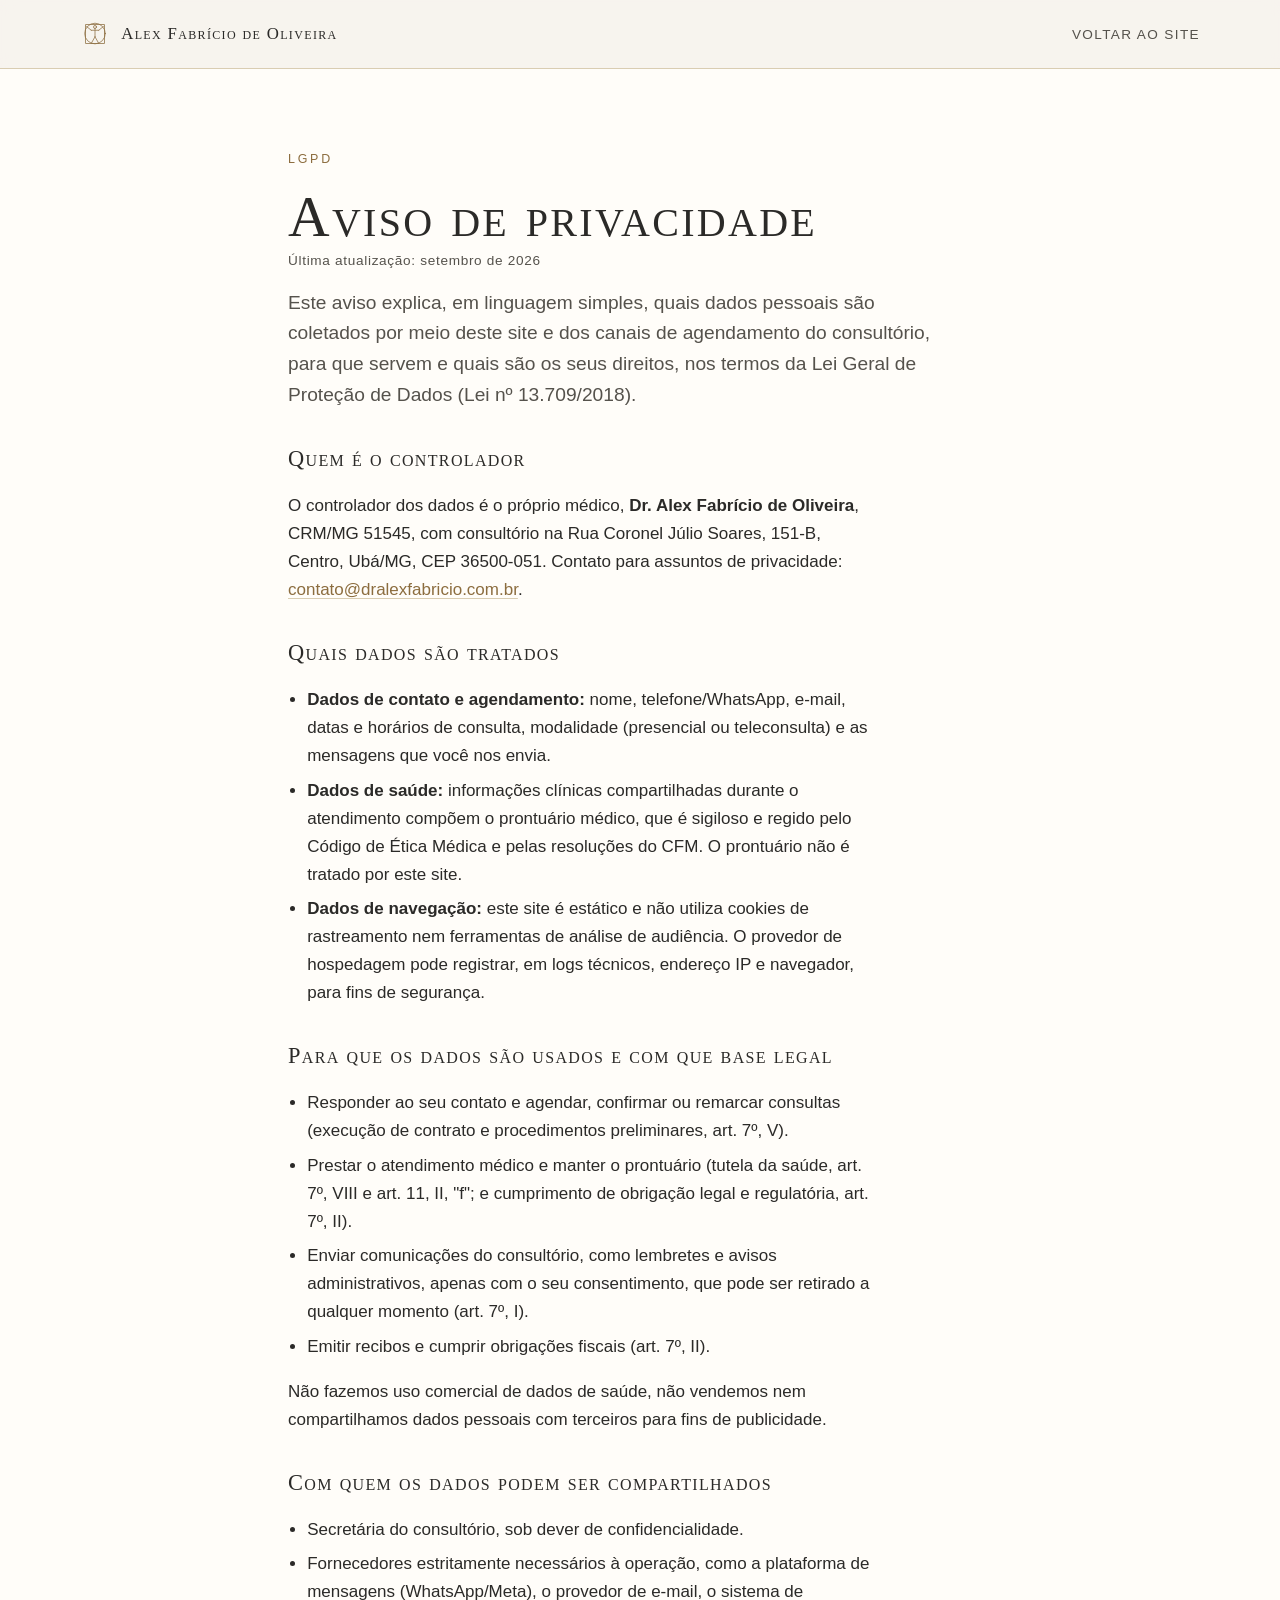
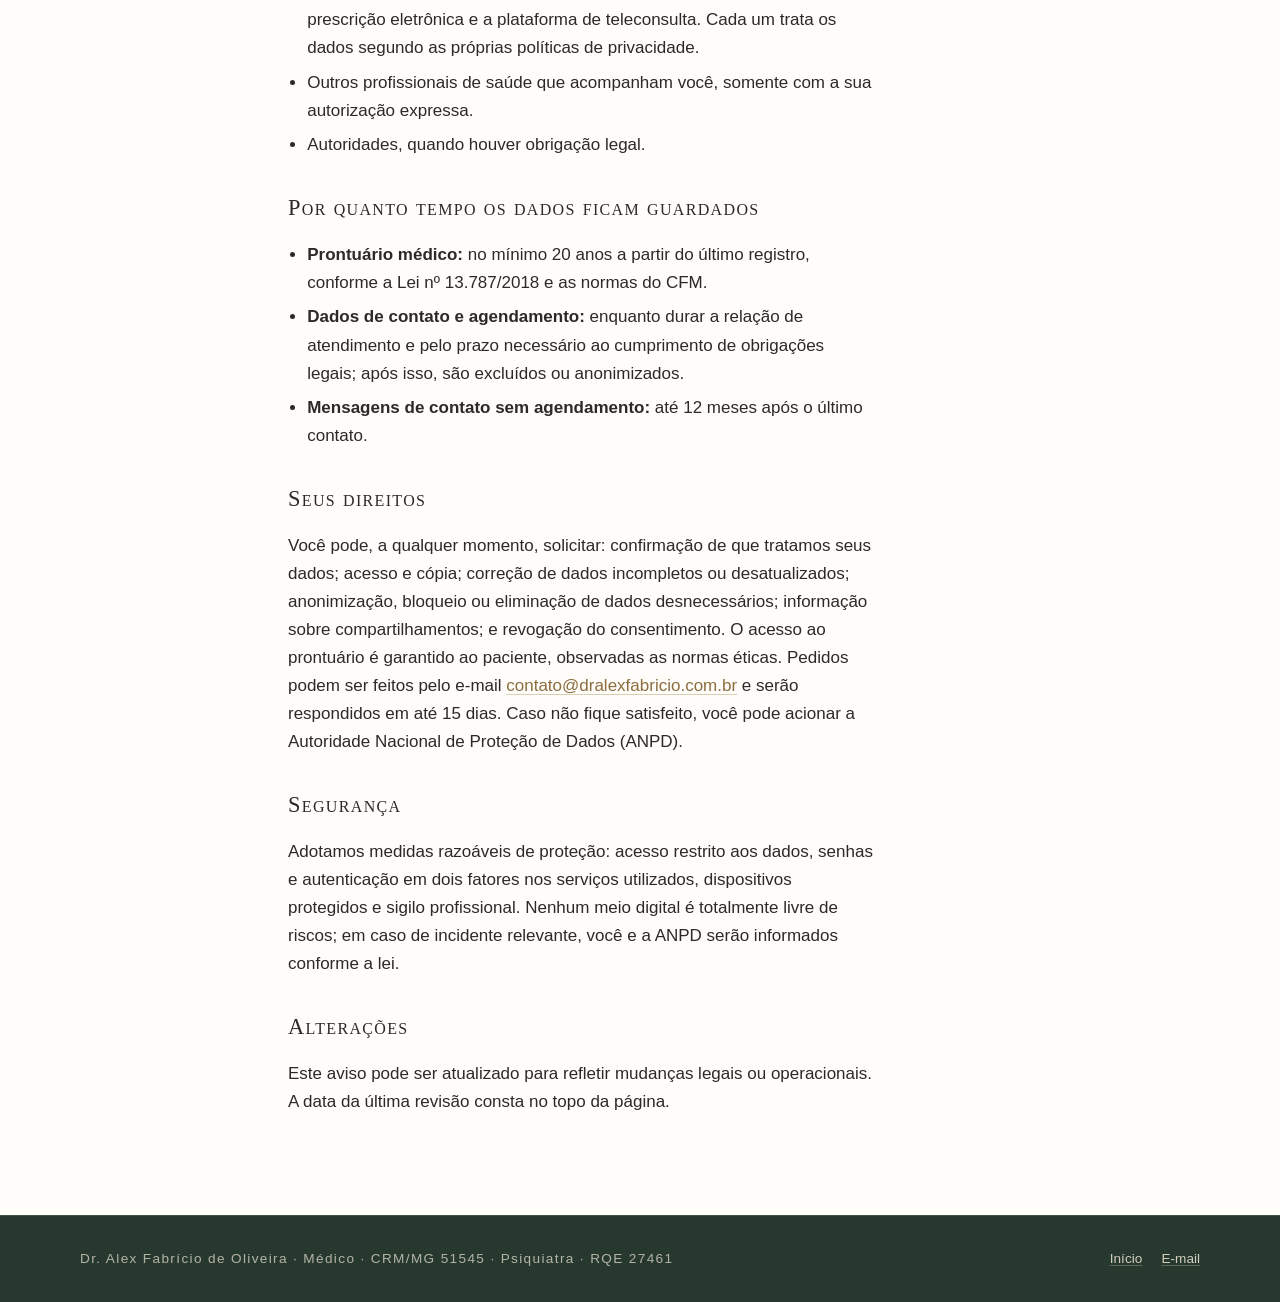
<file: privacidade.html>
<!DOCTYPE html>
<html lang="pt-BR">
<head>
  <meta charset="utf-8">
  <meta name="viewport" content="width=device-width, initial-scale=1">
  <title>Aviso de privacidade · Dr. Alex Fabrício de Oliveira</title>
  <meta name="robots" content="index, follow">
  <meta name="description" content="Como os dados pessoais de contato e agendamento são tratados no consultório do Dr. Alex Fabrício de Oliveira, conforme a LGPD.">
  <link rel="canonical" href="https://dralexfabricio.com.br/privacidade.html">
  <meta property="og:url" content="https://dralexfabricio.com.br/privacidade.html">
  <link rel="icon" href="favicon.svg" type="image/svg+xml">
  <link rel="stylesheet" href="css/estilo.css">
</head>
<body>
<a class="skip" href="#conteudo">Ir para o conteúdo</a>
<header class="topo">
  <div class="container">
    <a class="marca" href="index.html">
      <svg viewBox="0 0 64 64" aria-hidden="true"><g fill="none" stroke="currentColor" stroke-width="1.6" stroke-linecap="round"><circle cx="32" cy="31" r="22"/><rect x="12" y="12" width="40" height="40"/><circle cx="32" cy="17" r="3.2"/><path d="M32 20v18M24 24h16M32 38l-8 14M32 38l8 14M24 24L14 16M40 24l10-8"/></g></svg>
      <span>Alex Fabrício de Oliveira</span>
    </a>
    <nav class="nav" aria-label="Navegação"><ul><li><a href="index.html">Voltar ao site</a></li></ul></nav>
  </div>
</header>

<main id="conteudo" class="pagina">
  <div class="container">
    <span class="eyebrow">LGPD</span>
    <h1>Aviso de privacidade</h1>
    <p class="atualizado">Última atualização: <span data-fill="data-privacidade">setembro de 2026</span></p>
    <p class="lead">Este aviso explica, em linguagem simples, quais dados pessoais são coletados por meio deste site e dos canais de agendamento do consultório, para que servem e quais são os seus direitos, nos termos da Lei Geral de Proteção de Dados (Lei nº 13.709/2018).</p>

    <h2>Quem é o controlador</h2>
    <p>O controlador dos dados é o próprio médico, <strong>Dr. Alex Fabrício de Oliveira</strong>, CRM/MG 51545, com consultório na <span data-fill="endereco">Rua Coronel Júlio Soares, 151-B, Centro, Ubá/MG, CEP 36500-051</span>. Contato para assuntos de privacidade: <a href="mailto:contato@dralexfabricio.com.br">contato@dralexfabricio.com.br</a>.</p>

    <h2>Quais dados são tratados</h2>
    <ul>
      <li><strong>Dados de contato e agendamento:</strong> nome, telefone/WhatsApp, e-mail, datas e horários de consulta, modalidade (presencial ou teleconsulta) e as mensagens que você nos envia.</li>
      <li><strong>Dados de saúde:</strong> informações clínicas compartilhadas durante o atendimento compõem o prontuário médico, que é sigiloso e regido pelo Código de Ética Médica e pelas resoluções do CFM. O prontuário não é tratado por este site.</li>
      <li><strong>Dados de navegação:</strong> este site é estático e não utiliza cookies de rastreamento nem ferramentas de análise de audiência. O provedor de hospedagem pode registrar, em logs técnicos, endereço IP e navegador, para fins de segurança.</li>
    </ul>

    <h2>Para que os dados são usados e com que base legal</h2>
    <ul>
      <li>Responder ao seu contato e agendar, confirmar ou remarcar consultas (execução de contrato e procedimentos preliminares, art. 7º, V).</li>
      <li>Prestar o atendimento médico e manter o prontuário (tutela da saúde, art. 7º, VIII e art. 11, II, "f"; e cumprimento de obrigação legal e regulatória, art. 7º, II).</li>
      <li>Enviar comunicações do consultório, como lembretes e avisos administrativos, apenas com o seu consentimento, que pode ser retirado a qualquer momento (art. 7º, I).</li>
      <li>Emitir recibos e cumprir obrigações fiscais (art. 7º, II).</li>
    </ul>
    <p>Não fazemos uso comercial de dados de saúde, não vendemos nem compartilhamos dados pessoais com terceiros para fins de publicidade.</p>

    <h2>Com quem os dados podem ser compartilhados</h2>
    <ul>
      <li>Secretária do consultório, sob dever de confidencialidade.</li>
      <li>Fornecedores estritamente necessários à operação, como a plataforma de mensagens (WhatsApp/Meta), o provedor de e-mail, o sistema de prescrição eletrônica e a plataforma de teleconsulta. Cada um trata os dados segundo as próprias políticas de privacidade.</li>
      <li>Outros profissionais de saúde que acompanham você, somente com a sua autorização expressa.</li>
      <li>Autoridades, quando houver obrigação legal.</li>
    </ul>

    <h2>Por quanto tempo os dados ficam guardados</h2>
    <ul>
      <li><strong>Prontuário médico:</strong> no mínimo 20 anos a partir do último registro, conforme a Lei nº 13.787/2018 e as normas do CFM.</li>
      <li><strong>Dados de contato e agendamento:</strong> enquanto durar a relação de atendimento e pelo prazo necessário ao cumprimento de obrigações legais; após isso, são excluídos ou anonimizados.</li>
      <li><strong>Mensagens de contato sem agendamento:</strong> até 12 meses após o último contato.</li>
    </ul>

    <h2>Seus direitos</h2>
    <p>Você pode, a qualquer momento, solicitar: confirmação de que tratamos seus dados; acesso e cópia; correção de dados incompletos ou desatualizados; anonimização, bloqueio ou eliminação de dados desnecessários; informação sobre compartilhamentos; e revogação do consentimento. O acesso ao prontuário é garantido ao paciente, observadas as normas éticas. Pedidos podem ser feitos pelo e-mail <a href="mailto:contato@dralexfabricio.com.br">contato@dralexfabricio.com.br</a> e serão respondidos em até 15 dias. Caso não fique satisfeito, você pode acionar a Autoridade Nacional de Proteção de Dados (ANPD).</p>

    <h2>Segurança</h2>
    <p>Adotamos medidas razoáveis de proteção: acesso restrito aos dados, senhas e autenticação em dois fatores nos serviços utilizados, dispositivos protegidos e sigilo profissional. Nenhum meio digital é totalmente livre de riscos; em caso de incidente relevante, você e a ANPD serão informados conforme a lei.</p>

    <h2>Alterações</h2>
    <p>Este aviso pode ser atualizado para refletir mudanças legais ou operacionais. A data da última revisão consta no topo da página.</p>
  </div>
</main>

<footer class="rodape">
  <div class="container">
    <p class="registro">Dr. Alex Fabrício de Oliveira · Médico · CRM/MG 51545 · Psiquiatra · <span data-fill="rqe">RQE 27461</span></p>
    <ul><li><a href="index.html">Início</a></li><li><a href="mailto:contato@dralexfabricio.com.br">E-mail</a></li></ul>
  </div>
</footer>
</body>
</html>
</file>
<file: css/estilo.css>
/* ==========================================================================
   Dr. Alex Fabrício de Oliveira, estilo do site
   Paleta herdada dos documentos do projeto (receituário, cartão, proposta).
   ========================================================================== */

:root {
  --creme: #f7f4ee;
  --branco: #fffdf9;
  --grafite: #2b2a28;
  --grafite-suave: #55524c;
  --dourado: #8c6d3f;
  --dourado-claro: #b8975c;
  --filete: #d9cdb2;
  --placa: #27392f;        /* verde profundo: substitui o preto do cartão nas faixas escuras */
  --placa-texto: #efe7d6;
  --pergaminho: #efe6d2;   /* fundo da marca (placa do vitruviano), nunca preto */
  --pergaminho-escuro: #e3d5b8;
  --verde-whatsapp: #1f7a4d;
  --serif: Georgia, "Times New Roman", "Iowan Old Style", serif;
  --sans: "Helvetica Neue", Helvetica, Arial, "Liberation Sans", sans-serif;
  --medida: 62ch;
  --largura: 1120px;
  --gutter: clamp(1.25rem, 4vw, 3rem);
}

*, *::before, *::after { box-sizing: border-box; }
html { scroll-behavior: smooth; -webkit-text-size-adjust: 100%; overflow-x: clip; }
@media (prefers-reduced-motion: reduce) { html { scroll-behavior: auto; } }

body {
  margin: 0;
  overflow-x: clip;
  background: var(--creme);
  color: var(--grafite);
  font-family: var(--sans);
  font-size: 1.0625rem;
  line-height: 1.65;
  -webkit-font-smoothing: antialiased;
}

img, svg { max-width: 100%; display: block; }
a { color: var(--dourado); text-decoration-color: var(--filete); text-underline-offset: .18em; }
a:hover { text-decoration-color: var(--dourado); }
:focus-visible { outline: 2px solid var(--dourado); outline-offset: 3px; border-radius: 2px; }

.visually-hidden {
  position: absolute !important; width: 1px; height: 1px; overflow: hidden;
  clip: rect(0 0 0 0); clip-path: inset(50%); white-space: nowrap;
}
.skip {
  position: absolute; left: 1rem; top: -4rem; background: var(--placa); color: var(--placa-texto);
  padding: .5rem 1rem; z-index: 100; transition: top .2s;
}
.skip:focus { top: 1rem; }

/* ---------- Tipografia ---------- */
.versalete, h1, h2, h3, .marca {
  font-family: var(--serif);
  font-variant-caps: small-caps;
  font-weight: 400;
  letter-spacing: .06em;
  line-height: 1.15;
  color: var(--grafite);
}
h1 { font-size: clamp(2rem, 4.6vw, 3.6rem); margin: 0; letter-spacing: .04em; }
h1 .titulo-cargo { display: block; }
h2 { font-size: clamp(1.6rem, 2.6vw, 2.2rem); margin: 0 0 1.25rem; }
h3 { font-size: 1.25rem; margin: 0 0 .5rem; letter-spacing: .05em; }
p { margin: 0 0 1.1em; max-width: var(--medida); }
.lead { font-size: 1.2rem; line-height: 1.6; color: var(--grafite-suave); }

.eyebrow {
  display: block;
  font-family: var(--sans);
  font-size: .78rem;
  letter-spacing: .22em;
  text-transform: uppercase;
  color: var(--dourado);
  margin-bottom: .9rem;
}

/* Filete decorativo: linha fina com losango, herdado da proposta */
.filete {
  display: flex; align-items: center; gap: .75rem;
  color: var(--dourado); margin: 1.5rem 0;
  max-width: 14rem;
}
.filete::before, .filete::after { content: ""; flex: 1; height: 1px; background: var(--filete); }
.filete span { width: 6px; height: 6px; background: var(--dourado); transform: rotate(45deg); }

/* ---------- Layout ---------- */
.container { width: min(100% - 2 * var(--gutter), var(--largura)); margin-inline: auto; }
.secao { padding-block: clamp(4rem, 9vw, 7.5rem); scroll-margin-top: 4.5rem; }
.secao + .secao { border-top: 1px solid var(--filete); }
.grade-2 { display: grid; gap: clamp(2rem, 5vw, 5rem); grid-template-columns: 1fr; align-items: start; }
@media (min-width: 860px) { .grade-2 { grid-template-columns: 5fr 7fr; } .grade-2.inversa { grid-template-columns: 7fr 5fr; } }

/* ---------- Cabeçalho ---------- */
.topo {
  position: sticky; top: 0; z-index: 50;
  background: color-mix(in srgb, var(--creme) 88%, transparent);
  backdrop-filter: blur(8px);
  border-bottom: 1px solid var(--filete);
}
@supports not (color-mix(in srgb, red, blue)) { .topo { background: rgba(247,244,238,.92); } }
.topo .container { display: flex; align-items: center; justify-content: space-between; gap: 1rem; min-height: 4.25rem; }
.marca { display: inline-flex; align-items: center; gap: .7rem; text-decoration: none; font-size: 1.05rem; letter-spacing: .08em; }
.marca svg { width: 30px; height: 30px; color: var(--dourado); }
.nav ul { list-style: none; margin: 0; padding: 0; display: flex; gap: 1.6rem; }
.nav a { font-size: .85rem; letter-spacing: .1em; text-transform: uppercase; text-decoration: none; color: var(--grafite-suave); }
.nav a:hover, .nav a[aria-current="true"] { color: var(--dourado); }
.nav-toggle { display: none; background: none; border: 1px solid var(--filete); color: var(--grafite); padding: .45rem .7rem; font: inherit; font-size: .8rem; letter-spacing: .1em; text-transform: uppercase; cursor: pointer; }
@media (max-width: 760px) {
  .nav-toggle { display: inline-block; }
  .nav { position: absolute; left: 0; right: 0; top: 100%; background: var(--creme); border-bottom: 1px solid var(--filete); display: none; }
  .nav[data-aberto="true"] { display: block; }
  .nav ul { flex-direction: column; gap: 0; padding: .5rem var(--gutter) 1rem; }
  .nav a { display: block; padding: .7rem 0; border-bottom: 1px solid var(--filete); }
}

/* ---------- Hero ---------- */
.hero {
  position: relative; overflow: hidden;
  background: var(--branco);
  border-bottom: 1px solid var(--filete);
}
.hero .container {
  position: relative; z-index: 1;
  min-height: min(84vh, 780px);
  display: grid; align-content: center; align-items: center;
  padding-block: clamp(3rem, 8vw, 6rem);
  grid-template-columns: 1fr;
  gap: 2.5rem;
}
@media (min-width: 860px) { .hero .hero-grade { grid-template-columns: 7fr 5fr; gap: clamp(2rem, 5vw, 5rem); } }
.hero-texto { max-width: 36rem; }
.hero .titulo-cargo { font-family: var(--serif); font-variant-caps: small-caps; font-size: clamp(1.15rem, 2vw, 1.5rem); letter-spacing: .12em; color: var(--dourado); margin: .6rem 0 0; font-weight: 400; }
.hero .registro { font-size: .85rem; letter-spacing: .14em; color: var(--grafite-suave); margin: 1rem 0 0; }
.hero .lead { margin-top: 1.75rem; }
.hero-acoes { display: flex; flex-wrap: wrap; gap: .9rem 1.2rem; margin-top: 2.25rem; align-items: center; }
/* Esboço (remover no lançamento): aviso dentro da placa, no lado esquerdo, longe do mosaico */
.hero-placa.provisoria img { opacity: .45; }
.placa-aviso { position: absolute; left: 7%; top: 50%; transform: translateY(-50%); width: 50%; display: grid; gap: .35rem; font-family: var(--serif); color: var(--branco); text-shadow: 0 2px 10px rgba(0,0,0,.7); pointer-events: none; }
.placa-aviso > span { font-variant-caps: small-caps; font-size: clamp(1.15rem, 2vw, 1.6rem); letter-spacing: .16em; line-height: 1.15; }
.placa-aviso > small { font-family: var(--sans, inherit); font-size: clamp(.7rem, 1.1vw, .8rem); letter-spacing: .12em; text-transform: uppercase; color: rgba(239,231,214,.85); }

/* Placa da marca: pergaminho claro com o homem vitruviano em traço dourado escuro (sem fundo preto desde 27/10) */
.hero-placa {
  position: relative;
  aspect-ratio: 9 / 5;
  background: var(--pergaminho);
  background-image:
    radial-gradient(circle at 50% 50%, rgba(255,255,255,.55), transparent 60%),
    linear-gradient(160deg, #f4ecdb, var(--pergaminho-escuro) 85%);
  border: 1px solid var(--pergaminho-escuro);
  box-shadow: 0 0 0 10px var(--branco), 0 0 0 11px var(--filete), 0 26px 50px -30px rgba(60,50,30,.45);
  overflow: hidden;
  justify-self: end; width: 100%; max-width: 520px;
}
/* O círculo fino do cartão saiu: o próprio desenho traz o círculo e o quadrado de Leonardo,
   e dois anéis concorriam entre si. */
.hero-placa img { position: absolute; height: 90%; width: auto; right: 6%; top: 50%; transform: translateY(-50%); max-width: none; }
/* A arte é uma máscara em tons de cinza pintada pelo CSS: um arquivo só serve em dourado
   aqui e em grafite noutro fundo, e pesa um quinto de um PNG colorido. */
.marca-vitruviano { position: absolute; height: 94%; aspect-ratio: 1; left: 50%; top: 50%; transform: translate(-50%, -50%); }
@supports ((mask-image: url("")) or (-webkit-mask-image: url(""))) {
  .marca-vitruviano {
    background-color: var(--dourado); opacity: .95;
    -webkit-mask: url("../assets/vitruviano-linha-mask.webp") center / contain no-repeat;
            mask: url("../assets/vitruviano-linha-mask.webp") center / contain no-repeat;
  }
}
@media (max-width: 859px) { .hero-placa { aspect-ratio: 16 / 9; max-width: 560px; justify-self: start; } }

/* Botões */
.botao {
  display: inline-block; font-family: var(--sans);
  font-size: .85rem; letter-spacing: .14em; text-transform: uppercase; text-decoration: none;
  padding: .9rem 1.6rem; border: 1px solid var(--dourado); color: var(--dourado);
  background: transparent; transition: background .2s, color .2s;
}
.botao:hover { background: var(--dourado); color: var(--branco); }
.botao.cheio { background: var(--dourado); color: var(--branco); }
.botao.cheio:hover { background: #75592f; border-color: #75592f; }
.link-discreto { font-size: .9rem; color: var(--grafite-suave); }

/* ---------- Retrato (placeholder) ---------- */
.retrato {
  position: relative; aspect-ratio: 4 / 5; max-width: 420px;
  background: var(--pergaminho); color: var(--dourado);
  border: 1px solid var(--filete);
  box-shadow: 0 0 0 10px var(--branco), 0 0 0 11px var(--filete);
  overflow: hidden;
  display: grid; place-items: center;
}
.retrato img { width: 100%; height: 100%; object-fit: cover; }
/* selo do receituário: mosaico pequeno dentro de um círculo fino */
.retrato-selo {
  position: absolute; width: 64%; aspect-ratio: 1; left: 50%; top: 46%; transform: translate(-50%, -50%);
  border: 1px solid rgba(239,231,214,.28); border-radius: 50%;
  display: grid; place-items: center;
}
.retrato-selo img { height: 84%; width: auto; }
.retrato .retrato-legenda {
  position: absolute; left: 0; right: 0; bottom: 0;
  background: rgba(29,28,26,.82); color: var(--placa-texto);
  font-size: .75rem; letter-spacing: .12em; text-transform: uppercase; text-align: center;
  padding: .7rem;
}

/* ---------- Apresentação ---------- */
.apresentacao { background: var(--branco); }

/* ---------- Filosofia ---------- */
.lema {
  font-family: var(--serif); font-size: clamp(1.5rem, 3vw, 2.3rem); line-height: 1.3;
  font-style: italic; color: var(--grafite); margin: 0; max-width: 24ch;
}
.lema + .lema-nota { font-size: .85rem; letter-spacing: .12em; text-transform: uppercase; color: var(--dourado); margin-top: 1rem; }
.principios { list-style: none; margin: 0; padding: 0; display: grid; gap: 1.75rem; }
.principios li { padding-left: 1.5rem; position: relative; max-width: var(--medida); }
.principios li::before { content: ""; position: absolute; left: 0; top: .55em; width: 7px; height: 7px; background: var(--dourado); transform: rotate(45deg); }
.principios h3 { margin-bottom: .25rem; }
.principios p { margin: 0; color: var(--grafite-suave); }

/* ---------- Lema em destaque ---------- */
.faixa-lema { background: var(--placa); padding: clamp(3rem, 8vw, 5.5rem) 0; }
.lema-grande {
  font-family: var(--serif); font-style: italic; color: var(--placa-texto);
  font-size: clamp(1.6rem, 4.2vw, 3rem); line-height: 1.25;
  margin: 0; max-width: 26ch; text-wrap: balance;
}

/* ---------- Formação ---------- */
.formacao { background: var(--branco); }
.credenciais { list-style: none; margin: 0; padding: 0; display: grid; gap: 1.1rem; }
.credenciais li { display: grid; grid-template-columns: 8.5rem 1fr; gap: 1rem; border-top: 1px solid var(--filete); padding-top: 1rem; }
.credenciais li:last-child { border-bottom: 1px solid var(--filete); padding-bottom: 1rem; }
.credenciais .rotulo { font-size: .78rem; letter-spacing: .18em; text-transform: uppercase; color: var(--dourado); padding-top: .25rem; }
.credenciais .valor { margin: 0; max-width: none; }
.credenciais .valor small { display: block; color: var(--grafite-suave); font-size: .9rem; margin-top: .15rem; }
@media (max-width: 520px) { .credenciais li { grid-template-columns: 1fr; gap: .25rem; } }

/* ---------- Atendimento ---------- */
.etapas { list-style: none; margin: 2rem 0 0; padding: 0; display: grid; gap: 1.5rem; grid-template-columns: 1fr; }
@media (min-width: 700px) { .etapas { grid-template-columns: repeat(3, 1fr); } }
.etapas li { border-top: 1px solid var(--dourado); padding-top: 1.25rem; }
.etapas .num { font-family: var(--serif); color: var(--dourado); font-size: 1rem; letter-spacing: .1em; display: block; margin-bottom: .5rem; }
.etapas p { margin: 0; color: var(--grafite-suave); font-size: 1rem; }
.publicos { margin-top: 3rem; display: grid; gap: 1rem; grid-template-columns: 1fr; }
@media (min-width: 700px) { .publicos { grid-template-columns: repeat(3, 1fr); } }
.publicos div { background: var(--branco); border: 1px solid var(--filete); padding: 1.25rem 1.4rem; }
.publicos h3 { font-size: 1.1rem; }
.publicos p { margin: 0; font-size: .95rem; color: var(--grafite-suave); }

/* ---------- Contato (placa escura, como o cartão) ---------- */
.contato {
  background: var(--placa);
  background-image: radial-gradient(ellipse at 20% 0%, rgba(140,109,63,.28), transparent 55%);
  color: var(--placa-texto);
  border-top: 1px solid var(--dourado);
}
.contato h2, .contato h3 { color: var(--placa-texto); }
.contato .eyebrow { color: var(--dourado-claro); }
.contato p { color: rgba(239,231,214,.8); }
.contato a { color: var(--dourado-claro); }
.dados { list-style: none; margin: 0; padding: 0; display: grid; gap: 1.25rem; }
.dados li { border-top: 1px solid rgba(217,205,178,.25); padding-top: 1rem; }
.dados .rotulo { display: block; font-size: .75rem; letter-spacing: .2em; text-transform: uppercase; color: var(--dourado-claro); margin-bottom: .3rem; }
.dados .valor { font-size: 1.05rem; color: var(--placa-texto); }
.dados .valor small { display: block; font-size: .85rem; color: rgba(239,231,214,.6); margin-top: .2rem; }
.contato .botao { border-color: var(--dourado-claro); color: var(--dourado-claro); }
.contato .botao.cheio { background: var(--dourado-claro); color: var(--placa); }
.contato .botao.cheio:hover { background: #d1b47a; border-color: #d1b47a; }
.contato .botao:not(.cheio):hover { background: var(--dourado-claro); color: var(--placa); }
.contato .aviso { font-size: .85rem; margin-top: 1.5rem; color: rgba(239,231,214,.6); }
.contato .aviso a { text-decoration-color: rgba(184,151,92,.5); }

/* ---------- Rodapé ---------- */
.rodape { background: var(--placa); color: rgba(239,231,214,.7); font-size: .85rem; border-top: 1px solid rgba(217,205,178,.15); padding-block: 2rem; }
.rodape .container { display: flex; flex-wrap: wrap; justify-content: space-between; gap: 1rem 2rem; align-items: center; }
.rodape .marca { color: var(--placa-texto); font-size: .95rem; }
.rodape .marca svg { color: var(--dourado-claro); }
.rodape ul { list-style: none; margin: 0; padding: 0; display: flex; flex-wrap: wrap; gap: 1.2rem; }
.rodape a { color: rgba(239,231,214,.85); text-decoration-color: rgba(217,205,178,.3); }
.rodape .registro { letter-spacing: .1em; }
.rodape p { margin: 0; max-width: none; }

/* ---------- Páginas internas (privacidade) ---------- */
.pagina { background: var(--branco); padding-block: clamp(3rem, 7vw, 5rem); }
.pagina .container { max-width: 44rem; }
.pagina h2 { font-size: 1.4rem; margin-top: 2.25rem; }
.pagina ul { padding-left: 1.2rem; max-width: var(--medida); }
.pagina li { margin-bottom: .4rem; }
.pagina .atualizado { font-size: .85rem; color: var(--grafite-suave); letter-spacing: .05em; }

/* ---------- Placeholders (valores ainda não confirmados) ---------- */
[data-fill] { /* sem estilo visual próprio: o texto neutro se integra ao layout */ }

/* ---------- E-mail ----------
   A caixa contato@dralexfabricio.com.br ainda não existe. Enquanto o <html> tiver a classe
   "sem-email" (lancar.sh a põe quando COM_EMAIL != 1), os elementos de e-mail ficam ocultos. */
html.sem-email [data-fill="email"], html.sem-email .so-com-email { display: none !important; }

/* ---------- Revelação suave ---------- */
.revela { opacity: 0; transform: translateY(14px); transition: opacity .7s ease, transform .7s ease; }
.revela.visivel, .sem-js .revela { opacity: 1; transform: none; }
@media (prefers-reduced-motion: reduce) { .revela { opacity: 1; transform: none; transition: none; } }

/* ---------- Impressão / prévia em PDF ---------- */
@media print {
  @page { size: A4; margin: 0; }
  html, body { background: var(--creme) !important; -webkit-print-color-adjust: exact; print-color-adjust: exact; }
  * { -webkit-print-color-adjust: exact; print-color-adjust: exact; }
  .topo, .nav-toggle, .skip { display: none !important; }
  .revela { opacity: 1 !important; transform: none !important; transition: none !important; }
  .hero { height: 296mm; clip-path: inset(0); break-after: page; page-break-after: always; }
  .hero .container { min-height: 100%; padding-block: 0; }
  .hero .hero-grade { grid-template-columns: 1fr; gap: 2.5rem; align-content: center; }
  .hero-placa { aspect-ratio: 9 / 5; max-width: 150mm; justify-self: start; box-shadow: 0 0 0 8px var(--branco), 0 0 0 9px var(--filete); }
  .secao { padding-block: 2.5rem 1.5rem; break-before: page; page-break-before: always; border-top: 0; }
  .grade-2 { gap: 1.75rem; }
  .retrato { max-width: 300px; }
  .contato { min-height: 228mm; }
  .publicos div, .etapas li, .credenciais li, .principios li, .dados li { break-inside: avoid; page-break-inside: avoid; }
  h2, h3 { break-after: avoid; page-break-after: avoid; }
  .contato, .rodape { background-color: var(--placa) !important; }
  .contato { padding-bottom: 2rem; }
  .rodape { break-inside: avoid; page-break-inside: avoid; }
  a { text-decoration: none; }
}

/* ---------- Acréscimos de 27/10: hero mais direto, "quando procurar", dúvidas, CTA fixa ---------- */
.hero .nota { font-size: .9rem; color: var(--grafite-suave); margin: 1rem 0 0; }
.confianca { list-style: none; margin: 2rem 0 0; padding: 0; display: grid; gap: .5rem .9rem; grid-template-columns: 1fr; font-size: .92rem; color: var(--grafite-suave); }
@media (min-width: 520px) { .confianca { grid-template-columns: 1fr 1fr; } }
.confianca li { padding-left: 1.1rem; position: relative; }
.confianca li::before { content: ""; position: absolute; left: 0; top: .6em; width: 6px; height: 6px; background: var(--dourado); transform: rotate(45deg); }
.nav .nav-cta { color: var(--dourado); font-weight: 600; }
.botao.cheio.whats, .cta-fixa { background: var(--verde-whatsapp); border-color: var(--verde-whatsapp); color: #fff; }
.botao.cheio.whats:hover { background: #185f3c; border-color: #185f3c; }
.contato .botao.cheio.whats { background: var(--dourado-claro); border-color: var(--dourado-claro); color: var(--placa); }
.contato .botao.cheio.whats:hover { background: #d1b47a; border-color: #d1b47a; }

.quando { background: var(--creme); }
.quando h2 { max-width: 24ch; text-wrap: balance; }
.situacoes { list-style: none; margin: 2rem 0 0; padding: 0; display: grid; gap: 1rem; grid-template-columns: 1fr; }
@media (min-width: 600px) { .situacoes { grid-template-columns: 1fr 1fr; } }
@media (min-width: 960px) { .situacoes { grid-template-columns: repeat(4, 1fr); } }
.situacoes li { background: var(--branco); border: 1px solid var(--filete); border-top: 2px solid var(--dourado); padding: 1.2rem 1.3rem; }
.situacoes h3 { font-size: 1.1rem; margin-bottom: .35rem; }
.situacoes p { margin: 0; font-size: .95rem; color: var(--grafite-suave); }
.quando-nota { margin-top: 1.5rem; font-size: .95rem; color: var(--grafite-suave); }

.duvidas { background: var(--branco); }
.faq details { border-top: 1px solid var(--filete); padding: .9rem 0; }
.faq details:last-child { border-bottom: 1px solid var(--filete); }
.faq summary { cursor: pointer; font-family: var(--serif); font-size: 1.15rem; line-height: 1.3; color: var(--grafite); list-style: none; display: flex; justify-content: space-between; gap: 1rem; align-items: baseline; }
.faq summary::-webkit-details-marker { display: none; }
.faq summary::after { content: "+"; color: var(--dourado); font-size: 1.3rem; line-height: 1; flex: none; }
.faq details[open] summary::after { content: "–"; }
.faq details p { margin: .7rem 0 0; color: var(--grafite-suave); max-width: none; }

.contato .mapa { font-size: .9rem; display: inline-block; margin-top: .35rem; }

.cta-fixa { display: none; }
@media (max-width: 760px) {
  .cta-fixa {
    display: block; position: fixed; left: 0; right: 0; bottom: 0; z-index: 60;
    text-align: center; text-decoration: none; font-family: var(--sans); font-size: .9rem; letter-spacing: .12em; text-transform: uppercase;
    padding: .95rem 1rem calc(.95rem + env(safe-area-inset-bottom)); box-shadow: 0 -4px 16px rgba(0,0,0,.12);
  }
  body { padding-bottom: 3.6rem; }
  .rodape { padding-bottom: 2.5rem; }
}
@media print { .cta-fixa { display: none !important; } }
</file>
